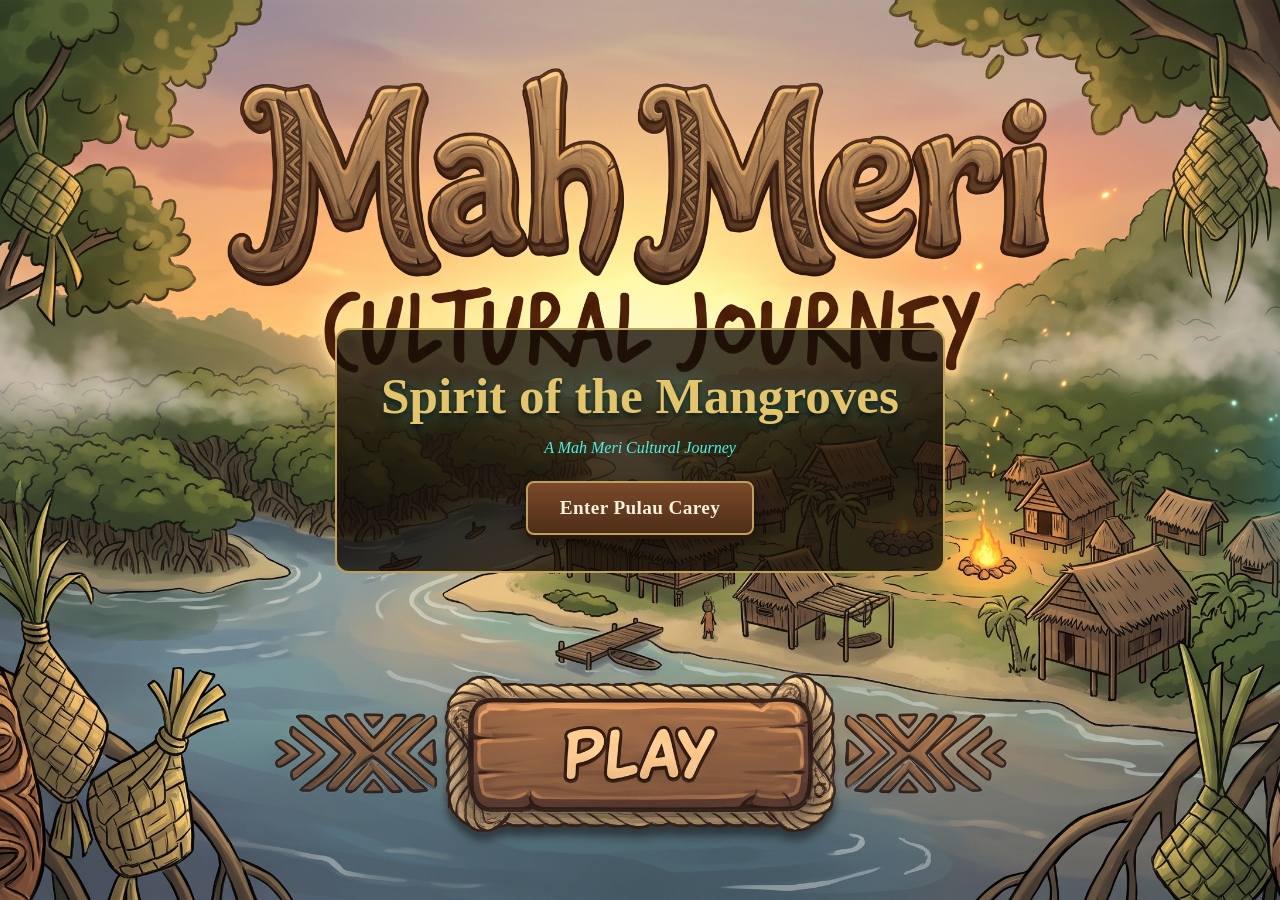
<file: index.html>
<!DOCTYPE html>
<html lang="en">
<head>
  <meta charset="UTF-8">
  <meta name="viewport" content="width=device-width, initial-scale=1.0, viewport-fit=cover">
  <meta name="description" content="Spirit of the Mangroves: a gamified journey through the heritage, crafts and folklore of the Mah Meri people of Pulau Carey, Malaysia.">
  <meta name="theme-color" content="#110e0a">
  <!-- Opened from the home screen, phones run it without browser bars (the only full screen option on iPhone) -->
  <meta name="mobile-web-app-capable" content="yes">
  <meta name="apple-mobile-web-app-capable" content="yes">
  <meta name="apple-mobile-web-app-status-bar-style" content="black-translucent">
  <meta name="apple-mobile-web-app-title" content="Mah Meri">
  <title>Spirit of the Mangroves - A Mah Meri Cultural Journey</title>
  <link rel="icon" href="data:image/svg+xml,%3Csvg xmlns='http://www.w3.org/2000/svg' viewBox='0 0 100 100'%3E%3Ctext y='.9em' font-size='90'%3E%F0%9F%8D%83%3C/text%3E%3C/svg%3E">
  <link rel="stylesheet" href="css/styles.css?v=16">
</head>
<body>

  <!-- ===================== HUD (hidden on the title screen) ===================== -->
  <header id="hud" class="hidden">
    <div id="quest-tracker">
      <span class="quest-label">Quest</span>
      <span id="quest-text">Speak with Moyang</span>
    </div>
    <nav id="hud-actions" aria-label="Game menu">
      <button id="btn-map" class="hud-btn hidden" title="Back to the island map"><span aria-hidden="true">🗺️</span><span class="hud-label">Map</span></button>
      <button id="btn-archive" class="hud-btn" title="Open the Spirit Archive museum"><span aria-hidden="true">🏺</span><span class="hud-label">Museum</span></button>
      <button id="btn-support" class="hud-btn" title="Support the Mah Meri artisans"><span aria-hidden="true">🤝</span><span class="hud-label">Support</span></button>
      <button id="btn-audio-toggle" class="hud-btn" title="Toggle sound"><span id="audio-icon" aria-hidden="true">🔊</span><span class="hud-label" id="audio-label">Sound</span></button>
      <button id="btn-fullscreen" class="hud-btn hidden" title="Full screen" aria-label="Full screen">
        <svg class="fs-icon" viewBox="0 0 24 24" aria-hidden="true">
          <path class="fs-enter" d="M4 9V4h5M15 4h5v5M20 15v5h-5M9 20H4v-5"/>
          <path class="fs-exit" d="M9 4v5H4M20 9h-5V4M15 20v-5h5M4 15h5v5"/>
        </svg><span class="hud-label">Full screen</span>
      </button>
      <button id="btn-reset" class="hud-btn hud-btn-small" title="Pause / Journey menu"><span aria-hidden="true">⏸</span></button>
    </nav>
  </header>

  <!-- ===================== 1. Title screen ===================== -->
  <section id="title-screen" class="view shown">
    <!-- 16:9 cover box so the invisible PLAY button always aligns with the video graphic -->
    <div class="title-cover">
      <video autoplay muted playsinline preload="auto" id="bg-video" poster="assets/images/mainpage_pic.jpg">
        <source id="bg-video-src" src="assets/images/mainpage_video.mp4" type="video/mp4">
      </video>
      <button id="btn-start-invisible" class="hidden" aria-label="Start game"></button>
    </div>

    <button id="btn-skip-intro" class="btn-ghost hidden">Skip intro ▸</button>

    <!-- Fallback when the video cannot play (autoplay blocked / file missing) -->
    <div id="title-fallback" class="hidden">
      <h1 class="title-logo">Spirit of the Mangroves</h1>
      <p class="title-sub">A Mah Meri Cultural Journey</p>
      <button id="btn-enter" class="btn-wood btn-big">Enter Pulau Carey</button>
    </div>
  </section>

  <!-- ===================== 1b. Cutscene screen ===================== -->
  <section id="cutscene-screen" class="view hidden">
    <video id="cutscene-video" muted playsinline preload="auto"></video>
    <canvas id="cutscene-canvas" aria-hidden="true"></canvas>
    <p id="cutscene-subtitle" aria-live="polite"></p>
    <button id="btn-skip-cutscene" class="btn-ghost">Skip ▸</button>
  </section>

  <!-- ===================== 2. Interactive map (Pulau Carey hub) ===================== -->
  <section id="map-screen" class="view hidden">
    <div class="map-cover">
      <img src="assets/images/map_plain.jpg" alt="Illustrated map of Pulau Carey" id="base-map-img">
      <div class="map-mist" aria-hidden="true"></div>

      <button id="pin-act1" class="map-pin" data-act="1" aria-label="Act I: Mangrove Swamp">
        <span class="pin-glow"></span>
        <span class="pin-marker">🍃</span>
        <span class="pin-badge"></span>
        <span class="pin-label">Mangrove Swamp</span>
      </button>
      <button id="pin-act2" class="map-pin" data-act="2" aria-label="Act II: Weaver's Hut">
        <span class="pin-glow"></span>
        <span class="pin-marker">🧺</span>
        <span class="pin-badge"></span>
        <span class="pin-label">Weaver's Hut</span>
      </button>
      <button id="pin-act3" class="map-pin" data-act="3" aria-label="Act III: Carver's Bench">
        <span class="pin-glow"></span>
        <span class="pin-marker">🎭</span>
        <span class="pin-badge"></span>
        <span class="pin-label">Carver's Bench</span>
      </button>
      <button id="pin-act4" class="map-pin" data-act="4" aria-label="Act IV: Ceremonial Fire">
        <span class="pin-glow"></span>
        <span class="pin-marker">🔥</span>
        <span class="pin-badge"></span>
        <span class="pin-label">Ceremonial Fire</span>
      </button>
    </div>
  </section>

  <!-- ===================== 3. Mini-game stage (games mount here) ===================== -->
  <section id="game-stage-screen" class="view hidden">
    <div class="game-container" id="game-container-inner"></div>
  </section>

  <!-- ===================== Moyang dialogue overlay ===================== -->
  <div id="dialogue-overlay" class="dialogue-box hidden" role="dialog" aria-live="polite">
    <div class="dialog-avatar">
      <img src="assets/images/Essential/moyang_stands_1.png" alt="Moyang Tok Naning" id="dialogue-avatar-img">
    </div>
    <div class="dialogue-body">
      <h3 id="dialogue-speaker">Moyang Tok Naning</h3>
      <div id="dialogue-textbox" class="dialogue-text"></div>
      <div class="dialogue-actions">
        <span id="dialogue-counter" class="dialogue-counter"></span>
        <button id="dialogue-skip" class="btn-ghost btn-small">Skip</button>
        <button id="dialogue-next" class="btn-arrow" aria-label="Next">
          <span>Next</span><img src="assets/images/Essential/ui_wood_button.png" alt="">
        </button>
      </div>
    </div>
  </div>

  <!-- ===================== Act result panel ===================== -->
  <div id="result-overlay" class="overlay hidden" role="dialog" aria-modal="true" aria-labelledby="result-title">
    <div class="result-card straw-panel">
      <div class="result-kicker" id="result-kicker">Act complete</div>
      <h2 id="result-title"></h2>
      <div id="result-images" class="result-images"></div>
      <p id="result-text"></p>
      <button id="result-btn" class="btn-wood">Continue</button>
    </div>
  </div>

  <!-- ===================== Spirit Archive (museum) ===================== -->
  <div id="archive-modal" class="modal hidden" role="dialog" aria-modal="true" aria-labelledby="archive-title">
    <div class="modal-content modal-wide">
      <button class="modal-close" data-close="archive-modal" aria-label="Close">✕</button>
      <h2 id="archive-title">The Spirit Archive</h2>
      <p class="modal-sub" id="archive-progress"></p>
      <div class="museum-tabs" role="tablist">
        <button id="tab-real" class="tab active" data-tab="history" role="tab">Real History</button>
        <button id="tab-myth" class="tab" data-tab="myth" role="tab">Ancestral Myths</button>
      </div>
      <div class="modal-scroll-inner">
        <div id="museum-grid" class="museum-grid"></div>
        <div id="museum-detail" class="museum-detail hidden"></div>
      </div>
    </div>
  </div>

  <!-- ===================== Support the Artisans portal ===================== -->
  <div id="portal-modal" class="modal hidden" role="dialog" aria-modal="true" aria-labelledby="portal-title">
    <div class="modal-content modal-wide">
      <button class="modal-close" data-close="portal-modal" aria-label="Close">✕</button>
      <!-- The whole panel scrolls (short phone screens could not fit the cards) -->
      <div class="modal-scroll">
        <div class="portal-hero">
          <h2 id="portal-title">Support the Mah Meri Artisans</h2>
          <p>The heritage you met in this journey is alive today on Pulau Carey. Turn what you learned into real support.</p>
        </div>
        <div id="portal-badge" class="portal-badge"></div>
        <div class="community-grid" id="portal-cards"></div>
        <p class="portal-note">Links open in a new tab.</p>
      </div>
    </div>
  </div>

  <!-- ===================== Pause / Journey menu ===================== -->
  <div id="pause-modal" class="modal hidden" role="dialog" aria-modal="true" aria-labelledby="pause-title">
    <div class="modal-content pause-menu-card">
      <button class="modal-close" data-close="pause-modal" aria-label="Close">✕</button>
      <h2 id="pause-title">Journey Paused</h2>
      <p class="modal-sub">Continue where you left off or start a new journey from the beginning.</p>
      <div id="title-menu" class="pause-actions">
        <button id="btn-continue" class="btn-wood btn-big">Continue Journey</button>
        <button id="btn-newgame" class="btn-ghost">Start a New Journey</button>
      </div>
    </div>
  </div>

  <!-- ===================== Rotate-your-phone notice (portrait touch screens; shown by CSS) ===================== -->
  <div id="rotate-overlay" role="dialog" aria-modal="true" aria-labelledby="rotate-title" aria-describedby="rotate-text">
    <div class="rotate-visual" aria-hidden="true">
      <svg class="rotate-arrows" viewBox="0 0 160 160">
        <path d="M97 16A66 66 0 0 1 144 63M135 55L144 63L148 52"/>
        <path d="M63 144A66 66 0 0 1 16 97M25 105L16 97L12 108"/>
      </svg>
      <div class="rotate-phone"><span class="rotate-phone-screen"></span></div>
    </div>
    <h2 id="rotate-title">Rotate your phone</h2>
    <p id="rotate-text">This journey is played sideways. Turn your phone to landscape to continue.</p>
    <button id="btn-rotate-fullscreen" class="btn-wood hidden">Play in full screen</button>
    <p id="rotate-tip" class="rotate-tip hidden">For full screen on iPhone, tap Share, then Add to Home Screen.</p>
  </div>

  <!-- Toast notifications -->
  <div id="toast" role="status" aria-live="polite"></div>

  <!-- Scripts (classic scripts, load order matters) -->
  <script src="js/assets.js?v=16"></script>
  <script src="js/content.js?v=16"></script>
  <script src="js/state.js?v=16"></script>
  <script src="js/audio.js?v=16"></script>
  <script src="js/ui.js?v=16"></script>
  <script src="js/display.js?v=16"></script>
  <script src="js/dialogue.js?v=16"></script>
  <script src="js/games/act1-gather.js?v=16"></script>
  <script src="js/games/act2-weave.js?v=16"></script>
  <script src="js/games/act3-carve.js?v=16"></script>
  <script src="js/games/act4-rhythm.js?v=16"></script>
  <script src="js/main.js?v=16"></script>
</body>
</html>
</file>
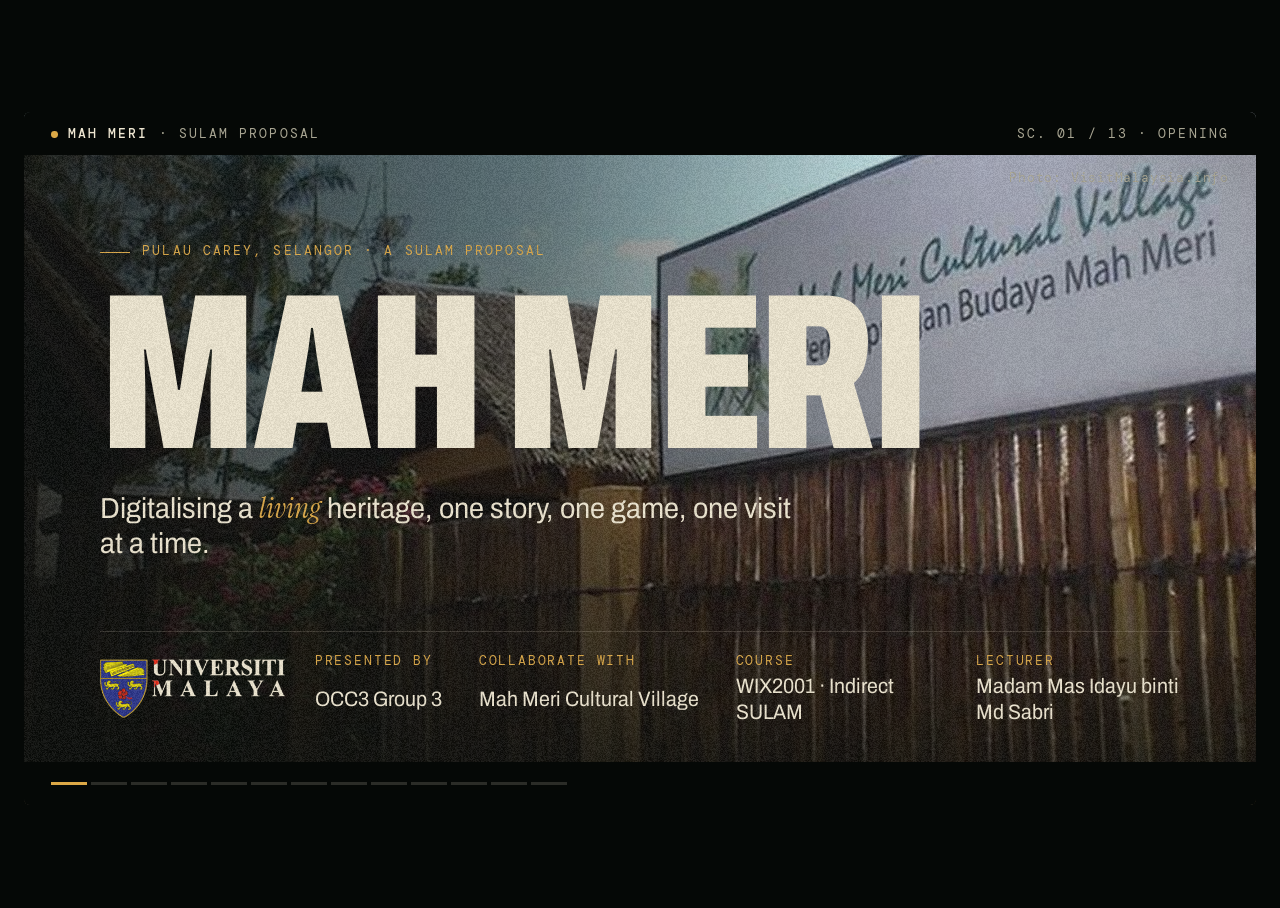
<file: slide/slide.html>
<!doctype html>
<html lang="en">
<meta charset="utf-8">
<meta name="viewport" content="width=device-width, initial-scale=1">
<title>Mah Meri Proposal Deck</title>
<meta name="claude:viewport-fit-sides" content="cover">
<link rel="stylesheet" href="https://fonts.googleapis.com/css2?family=Archivo:wdth,wght@62..125,300..900&family=Instrument+Serif:ital@0;1&family=DM+Mono:wght@400;500&display=swap">
<style>
/* Direction: a film about a village at dusk. Letterboxed frame with a HUD in the black bars,
   full-bleed photography with slow push-ins, condensed film-title type, a serif italic for the
   one word that matters, film grain over everything. One committed dark look.
   Below 900px wide the scenes stack and scroll. */
:root{
  --ink:#050806; --bg:#0B1310; --bg2:#101B17; --bone:#EFE7D2; --bone-dim:#A9A693; --gold:#DCA846; --moss:#6E9A79;
  --line:rgba(239,231,210,.16); --line2:rgba(239,231,210,.32); --glow:rgba(220,168,70,.22); --shade:rgba(5,8,6,.86); --shade-mid:rgba(5,8,6,.55); --shade-0:rgba(5,8,6,0);
  --title:"Archivo","Arial Narrow",Arial,sans-serif;
  --serif:"Instrument Serif",Georgia,"Times New Roman",serif;
  --mono:"DM Mono","Courier New",monospace;
  color-scheme:dark;
}
html,body{height:100%}
*,*::before,*::after{box-sizing:border-box}
body{
  background:var(--ink); color:var(--bone); font-family:var(--title); font-stretch:100%;
  padding-left:max(16px, env(safe-area-inset-left, 0px));
  padding-right:max(16px, env(safe-area-inset-right, 0px));
  display:flex; flex-direction:column;
}
h1,h2,h3,p,ul,ol,dl,dd,figure{margin:0}
ul,ol{padding:0; list-style:none}
em{font-family:var(--serif); font-style:italic; font-weight:400; font-stretch:100%; letter-spacing:0; text-transform:none; color:var(--gold)}

.viewport{flex:1; min-height:0; container-type:size; display:grid; place-items:center; padding-block:14px}
.stage{position:relative; width:min(100cqw, calc(100cqh * 16 / 9)); aspect-ratio:16/9; container-type:size; overflow:hidden;
  background:var(--ink); border-radius:6px; cursor:pointer; isolation:isolate}

/* ---------- type scale (stage-relative) ---------- */
.stage{--lb:3.5cqw; --px:6.2cqw; --t-mega:15cqw; --t-big:10.5cqw; --t-h:6cqw; --t-l:2.35cqw; --t-m:1.7cqw; --t-s:max(10px, 1.06cqw); --gap:2cqw; --r:.7cqw}
.mega{font-family:var(--title); font-stretch:64%; font-weight:850; font-size:var(--t-mega); line-height:.82; letter-spacing:-.012em; text-transform:uppercase}
.big{font-family:var(--title); font-stretch:64%; font-weight:850; font-size:var(--t-big); line-height:.86; letter-spacing:-.01em; text-transform:uppercase}
h2{font-family:var(--title); font-stretch:78%; font-weight:750; font-size:var(--t-h); line-height:.98; letter-spacing:-.018em; text-wrap:balance}
h2 em{font-size:1.1em; line-height:.8}
.kicker > span::before{content:""; display:inline-block; width:2.4cqw; height:1px; background:currentColor; vertical-align:middle; margin-right:1cqw}
.kicker{font-family:var(--mono); font-size:var(--t-s); letter-spacing:.16em; text-transform:uppercase; color:var(--gold)}
.lead{font-family:var(--title); font-stretch:92%; font-weight:400; font-size:var(--t-l); line-height:1.22; color:var(--bone)}
.body{font-family:var(--title); font-stretch:96%; font-weight:400; font-size:var(--t-m); line-height:1.4; color:var(--bone-dim)}
.mono{font-family:var(--mono); font-size:var(--t-s); letter-spacing:.06em; color:var(--bone-dim)}
.out{color:transparent; -webkit-text-stroke:.12cqw var(--bone)}

/* mask reveal: <span class="ln"><span>words</span></span> */
.ln{display:block; overflow:hidden; padding-bottom:.1em; margin-bottom:-.1em}
.ln > span{display:block}

/* ---------- frame chrome ---------- */
.lbar{position:absolute; left:0; right:0; height:var(--lb); z-index:6; background:var(--ink); display:flex; align-items:center; justify-content:space-between; gap:2cqw;
  padding:0 2.2cqw; font-family:var(--mono); font-size:var(--t-s); letter-spacing:.16em; text-transform:uppercase; color:var(--bone-dim)}
.lbar.top{top:0}
.lbar.bot{bottom:0}
.lbar b{font-weight:500; color:var(--bone)}
.lbar .rec{display:inline-block; width:.55cqw; height:.55cqw; border-radius:50%; background:var(--gold); margin-right:.8cqw; vertical-align:middle}
.segs{display:flex; gap:.35cqw; align-items:center}
.seg{width:2.9cqw; height:2cqw; padding:.86cqw 0; border:0; background:var(--line) content-box; cursor:pointer; border-radius:0}
.seg.done{background-color:var(--bone-dim)}
.seg.on{background-color:var(--gold)}
.seg:focus-visible{outline:2px solid var(--gold); outline-offset:3px}

.wipe{position:absolute; inset:0; z-index:5; pointer-events:none; transform:translateX(-120%);
  background:linear-gradient(90deg, var(--shade-0) 0%, var(--ink) 26%, var(--ink) 47%, var(--gold) 49.5%, var(--ink) 52%, var(--ink) 74%, var(--shade-0) 100%)}
.flare{position:absolute; width:64cqw; height:64cqw; right:-18cqw; top:-26cqw; border-radius:50%; pointer-events:none;
  background:radial-gradient(circle, rgba(220,168,70,.16) 0%, rgba(220,168,70,.05) 38%, rgba(220,168,70,0) 66%)}
.grain{position:absolute; inset:-60%; z-index:4; pointer-events:none; opacity:.085; background-image:var(--noise, none); background-size:220px 220px}
.vig{position:absolute; inset:0; z-index:3; pointer-events:none; background:radial-gradient(120% 95% at 50% 50%, var(--shade-0) 55%, var(--shade-mid) 100%)}

/* ---------- scenes ---------- */
.slide{position:absolute; inset:0; overflow:hidden; background:var(--bg); opacity:0; visibility:hidden; transition:opacity .9s ease, visibility 0s linear .9s}
.slide.is-active{opacity:1; visibility:visible; transition:opacity .9s ease}
.bg{position:absolute; inset:0; overflow:hidden}
.bg img{width:100%; height:100%; object-fit:cover; display:block; transform:scale(1.03)}
.shade{position:absolute; inset:0}
.content{position:absolute; inset:calc(var(--lb) + 3.4cqw) var(--px) calc(var(--lb) + 3cqw); display:grid; gap:var(--gap); min-height:0}
.credit{position:absolute; right:2.2cqw; bottom:calc(var(--lb) + 1.1cqw); z-index:2; font-family:var(--mono); font-size:var(--t-s); letter-spacing:.06em; color:var(--bone-dim)}

/* 01 opening */
.s-open .bg img{object-position:70% 45%; filter:saturate(.8) contrast(1.05)}
.s-open .shade{background:linear-gradient(90deg, var(--shade) 0%, var(--shade-mid) 42%, var(--shade-0) 78%), linear-gradient(0deg, var(--shade) 0%, var(--shade-0) 45%)}
.s-open .content{grid-template-rows:1fr auto auto auto 1fr auto; align-items:end}
.s-open .mega{grid-row:3; font-size:18cqw}
.s-open .credit, .s-fin .credit{bottom:auto; top:calc(var(--lb) + 1.1cqw)}
.s-open .kicker{grid-row:2}
.s-open .lead{grid-row:4; max-width:24em}
.s-open .billing{grid-row:6; display:flex; align-items:center; gap:2.4cqw; border-top:1px solid var(--line); padding-top:1.6cqw}
.logo{display:block; width:15cqw; height:auto; flex:none}
.chip{background:#FFFFFF; border-radius:.5cqw; padding:.5cqw .8cqw; width:12.5cqw; flex:none}
.chip img{display:block; width:100%; height:auto}
.roles{display:grid; grid-template-columns:repeat(4, auto); gap:3cqw}
.roles div{display:grid; gap:.3cqw}
.roles dt{font-family:var(--mono); font-size:var(--t-s); letter-spacing:.14em; text-transform:uppercase; color:var(--gold)}
.roles dd{font-family:var(--title); font-stretch:92%; font-size:var(--t-m); line-height:1.25; color:var(--bone)}

/* 02 community */
.s-who .bg{left:40%}
.s-who .bg img{object-position:50% 40%; filter:saturate(.85)}
.s-who .shade{background:linear-gradient(90deg, var(--bg) 40%, var(--shade-mid) 56%, var(--shade-0) 78%)}
.s-who .content{grid-template-columns:44cqw 1fr; align-content:center}
.s-who h2{font-size:5.2cqw}
.s-who .col{display:grid; gap:2.2cqw; align-content:center}
.trads{display:grid; grid-template-columns:1fr 1fr; gap:0 2cqw}
.trads li{border-top:1px solid var(--line); padding:1.1cqw 0 1.3cqw; display:grid; gap:.35cqw}
.trads b{font-family:var(--title); font-stretch:72%; font-weight:750; font-size:2.5cqw; line-height:1; letter-spacing:-.01em; text-transform:uppercase}

/* 03 problem */
.s-prob{background:var(--ink)}
.s-prob .content{grid-template-rows:auto 1fr auto}
.s-prob h2{font-size:8cqw; max-width:13em; align-self:center}
.s-prob .content{grid-template-rows:auto 1fr auto; gap:1.6cqw}
.phead{display:flex; justify-content:space-between; align-items:baseline; gap:3cqw}
.pline{font-family:var(--title); font-stretch:92%; font-size:var(--t-l); line-height:1.2; color:var(--bone); text-align:right}
.pline em{font-size:1.15em}
.woes{display:grid; align-content:center; border-bottom:1px solid var(--line)}
.woes li{position:relative; display:grid; grid-template-columns:6.4cqw 1fr auto; align-items:center; column-gap:1.6cqw; padding:.75cqw 0; border-top:1px solid var(--line); transition:color .4s}
.woes li::before{content:""; position:absolute; left:0; right:0; top:-1px; height:1px; background:var(--gold); transform-origin:left; opacity:0}
.woes .n{font-family:var(--mono); font-size:var(--t-s); color:var(--gold); letter-spacing:.12em}
.woes .w{font-family:var(--title); font-stretch:64%; font-weight:850; font-size:5.9cqw; line-height:.92; letter-spacing:-.005em; text-transform:uppercase}
.woes .w.out{-webkit-text-stroke:.11cqw var(--bone)}
.woes .tag{font-family:var(--mono); font-size:var(--t-s); letter-spacing:.16em; text-transform:uppercase; color:var(--bone-dim)}
.woes li:hover{color:var(--gold)}
.woes li:hover .w.out{-webkit-text-stroke-color:var(--gold)}
.reasons{display:grid; grid-template-columns:repeat(5,minmax(0,1fr)); border-top:1px solid var(--line2)}
.reasons{position:relative}
.reasons::before{content:""; position:absolute; left:0; right:0; top:-1px; height:1px; background:var(--gold); transform-origin:left; opacity:0}
.reasons li{position:relative; padding:1.5cqw 1.6cqw 0 0; display:grid; gap:.7cqw; align-content:start}
.reasons li + li{padding-left:1.6cqw; border-left:1px solid var(--line)}
.reasons .n{font-family:var(--title); font-stretch:64%; font-weight:850; font-size:2.6cqw; line-height:1; color:var(--gold)}
.reasons b{font-family:var(--title); font-stretch:70%; font-weight:780; font-size:2.5cqw; line-height:.98; text-transform:uppercase; letter-spacing:.005em}

/* 04 aim */
.s-aim .bg{left:42%}
.s-aim .bg img{object-position:50% 40%; filter:saturate(.7) brightness(.8)}
.s-aim .shade{background:linear-gradient(90deg, var(--bg) 42%, var(--shade-mid) 60%, var(--shade-0) 90%), linear-gradient(0deg, var(--shade-mid), var(--shade-0) 40%)}
.s-aim .content{grid-template-rows:auto 1fr auto auto; align-content:stretch; gap:1.2cqw}
.s-aim .quote{align-self:center; margin:0; display:grid; gap:1.4cqw}
.s-aim .big{margin:0; font-size:5cqw}
.s-aim .big b{font-weight:inherit; display:inline-block}
.s-aim .q2{color:transparent; -webkit-text-stroke:.1cqw var(--bone); background:linear-gradient(var(--gold),var(--gold)) 0 100% / 100% 100% no-repeat; -webkit-background-clip:text; background-clip:text}
.s-aim .q3::after{content:""; display:inline-block; width:7cqw; height:.35cqw; margin-left:1cqw; vertical-align:.35em; background:linear-gradient(90deg, var(--gold), transparent); border-radius:99em}
.s-aim .quote figcaption{font-family:var(--mono); font-size:var(--t-s); letter-spacing:.14em; text-transform:uppercase; color:var(--gold)}
.tg{display:grid; grid-template-columns:repeat(3, minmax(0,1fr)); gap:2.2cqw; max-width:60cqw; border-top:1px solid var(--line); padding-top:1.2cqw}
.tg div{display:grid; gap:.35cqw; align-content:start}
.tg dt{font-family:var(--mono); font-size:var(--t-s); letter-spacing:.14em; text-transform:uppercase; color:var(--gold)}
.tg dd{font-family:var(--title); font-stretch:92%; font-size:1.45cqw; line-height:1.3; color:var(--bone)}
.s-aim .lead{max-width:24em}

/* 05 solution */
.s-sol{background:radial-gradient(70% 90% at 72% 55%, var(--glow) 0%, var(--shade-0) 60%), var(--bg)}
.s-sol .content{grid-template-columns:41cqw 1fr; column-gap:3cqw; align-items:center}
.s-sol .col{display:grid; gap:2.2cqw}
.doors li{display:grid; grid-template-columns:1fr auto; align-items:center; gap:1.4cqw; border-top:1px solid var(--line); padding:1.15cqw 0}
.doors li:last-child{border-bottom:1px solid var(--line)}
.doors .body{display:block; font-size:1.45cqw; margin-top:.2cqw}
.cnt{display:grid; justify-items:end; gap:.2cqw; text-align:right}
.cnt .v{font-family:var(--title); font-stretch:64%; font-weight:850; font-size:4.4cqw; line-height:.85; color:var(--gold)}
.doors .n{font-family:var(--title); font-stretch:64%; font-weight:850; font-size:5.4cqw; line-height:.85; color:var(--gold)}
.doors b{display:block; font-family:var(--title); font-stretch:78%; font-weight:750; font-size:var(--t-l); line-height:1.05; text-transform:uppercase; letter-spacing:.01em}
.s-sol .content{perspective:160cqw}
.laptop{position:relative; transform-style:preserve-3d; transform:rotateY(var(--ry, 0deg)) rotateX(var(--rx, 0deg)); transition:transform .6s cubic-bezier(.2,.7,.2,1)}
.laptop img{display:block; width:100%; height:auto; transform:rotateY(-16deg) rotateX(5deg) rotateZ(.5deg); transform-origin:40% 50%; filter:drop-shadow(0 3cqw 4cqw rgba(0,0,0,.6))}

/* 07 journey: dealt stack of screens */
.s-journey .content{grid-template-columns:minmax(0,1fr) 45cqw; align-items:center; gap:3.5cqw}
.s-journey h2{font-size:5cqw}
.s-journey .col{display:grid; gap:1.6cqw}
.loop li{display:grid; grid-template-columns:6.5cqw minmax(0,1fr); column-gap:1.2cqw; row-gap:.2cqw; border-top:1px solid var(--line); padding:.85cqw 0}
.loop li:last-child{border-bottom:1px solid var(--line)}
.loop .mono{grid-row:span 2; color:var(--gold); letter-spacing:.14em; text-transform:uppercase; padding-top:.45cqw}
.loop b{font-family:var(--title); font-stretch:78%; font-weight:750; font-size:var(--t-l); line-height:1.05; text-transform:uppercase}
.loop .body{font-size:1.35cqw; line-height:1.35}
.stack{position:relative; width:45cqw; aspect-ratio:45/33.5}
.stack figure{position:absolute; margin:0; width:34cqw; aspect-ratio:16/9; border-radius:.5cqw; overflow:hidden; border:1px solid var(--line2); box-shadow:0 2.2cqw 4cqw rgba(0,0,0,.6); transition:transform .5s cubic-bezier(.2,.7,.2,1)}
.stack img{display:block; width:100%; height:100%; object-fit:cover}
.stack .a{left:0; top:0} .stack .b{left:5.5cqw; top:7cqw} .stack .c{left:11cqw; top:14cqw}
.stack figure:hover{transform:translateY(-1cqw); z-index:3}
.stack figcaption{position:absolute; left:.9cqw; bottom:.9cqw; padding:.35cqw .8cqw; border-radius:99px; background:rgba(10,12,11,.82); font-family:var(--mono); font-size:var(--t-s); letter-spacing:.14em; text-transform:uppercase; color:var(--gold)}

/* 06 games: film strip */
.s-play .content{grid-template-rows:auto 1fr}
.s-play .head{display:flex; justify-content:space-between; align-items:flex-end; gap:3cqw}
.s-play .head .body{max-width:22em; text-align:right}
.strip{align-self:center; background:var(--ink); margin:0 calc(var(--px) * -1); padding:2.3cqw var(--px); position:relative}
.strip::before,.strip::after{content:""; position:absolute; left:0; right:0; height:1.1cqw;
  background:repeating-linear-gradient(90deg, transparent 0 .9cqw, rgba(239,231,210,.13) .9cqw 2.3cqw, transparent 2.3cqw 3.2cqw)}
.strip::before{top:.75cqw}
.strip::after{bottom:.75cqw}
.frames{display:grid; grid-template-columns:repeat(4,minmax(0,1fr)); gap:1.6cqw}
.frame{display:grid; gap:.8cqw; align-content:start}
.frame .cap{font-size:1.3cqw; line-height:1.35}
.frame .pic{position:relative; aspect-ratio:16/9; overflow:hidden; border-radius:.25cqw; background:var(--bg2)}
.frame .pic img,.frame .pic svg{position:absolute; inset:0; width:100%; height:100%; object-fit:cover; display:block}
.frame .tc{display:flex; justify-content:space-between; font-family:var(--mono); font-size:var(--t-s); letter-spacing:.1em; color:var(--gold)}
.frame .pic img{transition:transform .8s cubic-bezier(.2,.7,.2,1)}
.frame:hover .pic img{transform:scale(1.06)}
.frame b{font-family:var(--title); font-stretch:78%; font-weight:750; font-size:var(--t-l); line-height:1.05; text-transform:uppercase}

/* 07 reach */
.s-reach .content{grid-template-columns:32cqw 1fr; column-gap:5cqw; align-items:center}
.s-reach .col{display:grid; gap:2.2cqw}
.chans li{border-top:1px solid var(--line); padding:1cqw 0; font-family:var(--title); font-stretch:86%; font-weight:600; font-size:var(--t-m); display:flex; justify-content:space-between; gap:1cqw}
.chans li:last-child{border-bottom:1px solid var(--line)}
.funnel{display:grid; gap:2.3cqw}
.funnel li{display:grid; grid-template-columns:1fr; gap:.7cqw}
.funnel .row{display:flex; align-items:baseline; gap:1.6cqw}
.funnel .row .body{color:var(--bone)}
.funnel .v{font-family:var(--title); font-stretch:64%; font-weight:850; font-size:6.2cqw; line-height:.85; color:var(--bone)}
.funnel .bar{height:1.1cqw; background:var(--line); position:relative}
.funnel .bar i{position:absolute; left:0; top:0; bottom:0; width:var(--v); background:var(--gold)}
.funnel li:nth-child(2) .bar i{background:var(--moss)}
.funnel li:nth-child(3) .bar i{background:var(--bone-dim)}

/* 08 timeline: edit suite, 27 Oct 2026 = 0%, 15 Jan 2027 = 100% */
.s-time .content{grid-template-rows:auto 1fr}
.s-time .head{display:flex; justify-content:space-between; align-items:flex-end; gap:3cqw}
.s-time .head > div:first-child{flex:1; min-width:0}
.money{display:flex; gap:2.6cqw}
.money div{display:grid; gap:.3cqw; border-left:1px solid var(--line2); padding-left:1.2cqw}
.money b{font-family:var(--title); font-stretch:64%; font-weight:850; font-size:4.6cqw; line-height:.85; color:var(--gold)}
.edit{position:relative; align-self:center; display:grid; grid-template-columns:19cqw 1fr; background:var(--ink); border:1px solid var(--line); border-radius:var(--r); overflow:hidden}
.edit .lab{display:flex; align-items:center; gap:1cqw; padding:0 1.2cqw; height:4.6cqw; border-top:1px solid var(--line); font-family:var(--title); font-stretch:86%; font-weight:600; font-size:var(--t-m); background:var(--bg2)}
.edit .lab .v{font-family:var(--mono); font-size:var(--t-s); color:var(--bone-dim); letter-spacing:.06em}
.edit .lab.ruler{height:3cqw; border-top:0}
.lane{position:relative; height:4.6cqw; border-top:1px solid var(--line);
  background:
    linear-gradient(var(--line),var(--line)) 14.29% 0 / 1px 100% no-repeat,
    linear-gradient(var(--line),var(--line)) 47.25% 0 / 1px 100% no-repeat,
    linear-gradient(var(--line),var(--line)) 81.32% 0 / 1px 100% no-repeat}
.lane.ruler{height:3cqw; border-top:0; background:
    repeating-linear-gradient(90deg, var(--line2) 0 1px, transparent 1px 7.6923%) 0 100% / 100% .6cqw no-repeat}
.s-time .edit .lab, .s-time .lane:not(.ruler){height:4cqw}
.s-time .clip{top:.7cqw; bottom:.7cqw}
.s-time .lab .nm{display:grid; gap:.3cqw; line-height:1}
.s-time .lab small{font-family:var(--mono); font-size:var(--t-s); font-weight:400; font-stretch:100%; color:var(--bone-dim); letter-spacing:.04em}
.lane.ruler span{position:absolute; top:.55cqw; font-family:var(--mono); font-size:var(--t-s); color:var(--bone-dim); padding-left:.5cqw; letter-spacing:.08em}
.clip{position:absolute; top:.85cqw; bottom:.85cqw; left:var(--s); width:var(--d); border-radius:.3cqw; background:var(--moss); display:flex; align-items:center; padding:0 .7cqw; overflow:hidden}
.clip.gold{background:var(--gold)}
.clip span{font-family:var(--mono); font-size:var(--t-s); color:var(--ink); white-space:nowrap; letter-spacing:.04em}
.tag-out{position:absolute; top:50%; transform:translateY(-50%); font-family:var(--mono); font-size:var(--t-s); color:var(--bone-dim); white-space:nowrap; right:calc(100% - var(--s) + .8cqw)}
.tag-in{position:absolute; top:50%; transform:translateY(-50%); left:calc(var(--e) + .8cqw); font-family:var(--mono); font-size:var(--t-s); color:var(--bone-dim); white-space:nowrap}
.playwrap{position:absolute; left:19cqw; right:0; top:0; bottom:0; pointer-events:none}
.playhead{position:absolute; top:0; bottom:0; left:61.54%; width:2px; background:var(--gold); box-shadow:0 0 1.4cqw var(--gold); z-index:2}
.playhead::before{content:""; position:absolute; top:0; left:-.6cqw; width:1.3cqw; height:1.1cqw; background:var(--gold); clip-path:polygon(0 0,100% 0,50% 100%)}
.playhead span{position:absolute; top:.15cqw; left:1.1cqw; font-family:var(--mono); font-size:var(--t-s); color:var(--gold); white-space:nowrap; letter-spacing:.08em; background:var(--ink); padding:0 .4cqw}

/* 09 impact: split screen */
.s-impact{background:var(--ink)}
.s-impact .content{grid-template-rows:auto 1fr auto; gap:2.4cqw}
.split{display:grid; grid-template-columns:1fr auto 1fr; align-items:stretch; border-top:1px solid var(--line); border-bottom:1px solid var(--line)}
.half{padding:2.2cqw 0; display:grid; align-content:center; gap:.8cqw}
.half.before{opacity:.55}
.half.after{text-align:right}
.half .big{font-size:8.4cqw; white-space:nowrap}
.seam{display:grid; place-items:center; padding:0 3cqw; position:relative}
.seam::before{content:""; position:absolute; top:0; bottom:0; left:50%; width:1px; background:var(--line2)}
.seam span{position:relative; font-family:var(--mono); font-size:var(--t-s); letter-spacing:.12em; text-transform:uppercase; color:var(--ink); background:var(--gold); border-radius:99em; padding:.6cqw 1.4cqw; white-space:nowrap}
.figs{display:grid; grid-template-columns:repeat(5,minmax(0,1fr)); gap:2.2cqw}
.figs li{display:grid; gap:.6cqw}
.figs .v{font-family:var(--title); font-stretch:64%; font-weight:850; font-size:5.6cqw; white-space:nowrap; line-height:.85; color:var(--gold)}

/* 10 fin */
.s-fin .bg img{object-position:50% 55%; filter:saturate(.8) brightness(.9)}
.s-fin .shade{background:linear-gradient(90deg, var(--shade) 0%, var(--shade-mid) 48%, var(--shade-0) 85%), linear-gradient(0deg, var(--shade) 0%, var(--shade-0) 50%)}
.s-fin .content{grid-template-rows:1fr auto auto auto; align-content:end}
.s-fin .mega em{font-size:1.05em; line-height:.7; color:var(--gold)}
.s-fin .lead{max-width:24em}
.s-crew .content{grid-template-rows:auto 1fr; gap:2.4cqw}
.crewhead{display:flex; justify-content:space-between; align-items:flex-end; gap:3cqw}
.crew{display:grid; grid-template-columns:repeat(3, minmax(0,1fr)); column-gap:2.4cqw; align-content:center}
.crew li{display:grid; gap:.45cqw; border-top:1px solid var(--line); padding:1.25cqw 0 1.45cqw}
.crew .role{font-family:var(--mono); font-size:var(--t-s); letter-spacing:.12em; text-transform:uppercase; color:var(--gold)}
.crew b{font-family:var(--title); font-stretch:70%; font-weight:780; font-size:2.6cqw; line-height:1; text-transform:uppercase; letter-spacing:.01em}
.crew .id{font-family:var(--mono); font-size:var(--t-s); color:var(--bone-dim); letter-spacing:.08em}
.crew .lead-role b{color:var(--gold)}
.s-qa{background:var(--ink)}
.s-qa .lead{margin-top:1.6cqw}
.qmark{position:absolute; right:30cqw; bottom:-9cqw; font-family:var(--serif); font-style:italic; font-size:62cqw; line-height:1; color:transparent; -webkit-text-stroke:.12cqw var(--line2); pointer-events:none}
.s-qa .content{grid-template-columns:1fr 34cqw; column-gap:4cqw; align-items:center}
.s-qa .big em{font-size:1.02em; line-height:.8}
.contact{display:grid; background:var(--shade-mid); border:1px solid var(--line); border-radius:var(--r); padding:.6cqw 1.8cqw}
.contact div{display:grid; gap:.25cqw; padding:1cqw 0; border-top:1px solid var(--line)}
.contact div:first-child{border-top:0}
.contact dt{font-family:var(--mono); font-size:var(--t-s); letter-spacing:.14em; text-transform:uppercase; color:var(--gold)}
.contact dd{font-family:var(--title); font-stretch:92%; font-size:var(--t-m); line-height:1.25; color:var(--bone); overflow-wrap:anywhere; user-select:text}
.endcard{display:flex; justify-content:space-between; align-items:flex-end; gap:3cqw; border-top:1px solid var(--line); padding-top:1.4cqw}

/* ---------- motion (stage mode only) ---------- */
@media (prefers-reduced-motion: no-preference) and (min-width: 900px) and (min-height: 520px){
  .grain{animation:grain .9s steps(5) infinite}
  @keyframes grain{0%{transform:translate(0,0)} 20%{transform:translate(-4%,3%)} 40%{transform:translate(3%,-5%)} 60%{transform:translate(-2%,6%)} 80%{transform:translate(5%,1%)} 100%{transform:translate(0,0)}}
  .is-active .bg img{animation:push 14s cubic-bezier(.2,.6,.2,1) both}
  @keyframes push{from{transform:scale(1.16) translate(-1.5%, 1%)}}
  .is-active .ln > span{animation:up 1.1s cubic-bezier(.16,1,.3,1) both; animation-delay:calc(var(--i, 0) * 110ms + 300ms)}
  @keyframes up{from{transform:translateY(112%)}}
  .is-active .fx{animation:fx 1s cubic-bezier(.16,1,.3,1) both; animation-delay:calc(var(--i, 0) * 110ms + 300ms)}
  @keyframes fx{from{opacity:0; transform:translateY(1.4cqw)}}
  .s-aim.is-active .q1{animation:closer 1.6s cubic-bezier(.16,1,.3,1) both .45s}
  @keyframes closer{from{letter-spacing:.22em; opacity:.35; filter:blur(.25cqw)}}
  .s-aim.is-active .q2{animation:deeper 1.8s cubic-bezier(.65,0,.35,1) both 1.3s}
  @keyframes deeper{from{background-size:100% 0%}}
  .s-aim.is-active .q3::after{animation:further 1.4s cubic-bezier(.16,1,.3,1) both 1.9s}
  @keyframes further{from{width:0; opacity:0}}
  .is-active .laptop img{animation:tilt 1.6s cubic-bezier(.16,1,.3,1) both .25s}
  @keyframes tilt{from{opacity:0; transform:rotateY(-34deg) rotateX(10deg) translateX(6%)}}
  .is-active .funnel .bar i{animation:grow 1.3s cubic-bezier(.16,1,.3,1) both; animation-delay:calc(var(--i, 0) * 140ms + 500ms)}
  @keyframes grow{from{width:0}}
  .is-active .clip{animation:clip .9s cubic-bezier(.16,1,.3,1) both; animation-delay:calc(var(--i, 0) * 110ms + 450ms)}
  @keyframes clip{from{opacity:0; transform:translateX(-2cqw)}}
  .is-active .playhead{animation:scrub 1.8s cubic-bezier(.65,0,.35,1) both .5s}
  @keyframes scrub{from{left:0; opacity:0}}
  .is-active .seam span{animation:fx .9s cubic-bezier(.16,1,.3,1) both .7s}
  .wipe.go{animation:wipe 1s cubic-bezier(.7,0,.25,1) both}
  .wipe.go.back{animation-name:wipeback}
  @keyframes wipe{from{transform:translateX(-120%)} to{transform:translateX(120%)}}
  @keyframes wipeback{from{transform:translateX(120%)} to{transform:translateX(-120%)}}
  .flare{animation:drift 18s ease-in-out infinite alternate}
  @keyframes drift{0%{transform:translate(0,0) scale(1)} 50%{transform:translate(-10cqw,8cqw) scale(1.12)} 100%{transform:translate(-22cqw,2cqw) scale(.94)}}
  .is-active .rec{animation:rec 2s steps(2, jump-none) infinite}
  @keyframes rec{50%{opacity:.25}}
  .is-active .reasons::before{animation:sweep 1.4s cubic-bezier(.65,0,.35,1) both .6s}
  .is-active .woes li::before{animation:sweep 1.4s cubic-bezier(.65,0,.35,1) both; animation-delay:calc(var(--i, 0) * 110ms + 350ms)}
  @keyframes sweep{0%{transform:scaleX(0); opacity:1} 70%{transform:scaleX(1); opacity:1} 100%{transform:scaleX(1); opacity:0}}
  .is-active .woes .n, .is-active .woes .tag{animation:fx .9s cubic-bezier(.16,1,.3,1) both; animation-delay:calc(var(--i, 0) * 110ms + 500ms)}
  .is-active .stack figure{animation:deal 1.2s cubic-bezier(.16,1,.3,1) both; animation-delay:calc(var(--j, 0) * 170ms + 450ms)}
  @keyframes deal{from{opacity:0; transform:translate(-5cqw, 4cqw) rotate(-4deg)}}
  .is-active .crew li{animation:fx .9s cubic-bezier(.16,1,.3,1) both; animation-delay:calc(var(--j, 0) * 70ms + 450ms)}
  .is-active .qmark{animation:qm 2.4s cubic-bezier(.16,1,.3,1) both .2s}
  @keyframes qm{from{opacity:0; transform:translateY(6cqw) rotate(-8deg)}}
  .is-active .reasons li, .is-active .trads li, .is-active .doors li, .is-active .chans li{animation:fx .9s cubic-bezier(.16,1,.3,1) both; animation-delay:calc(var(--j, 0) * 90ms + 650ms)}
}

/* ---------- stacked mode: small windows and phones ---------- */
@media screen and (max-width: 899px), screen and (max-height: 519px){
  html,body{height:auto}
  body{display:block}
  .viewport{container-type:normal; display:block; padding-block:16px}
  .stage{width:100%; aspect-ratio:auto; container-type:normal; display:grid; gap:14px; overflow:visible; background:none; border-radius:0; cursor:auto;
    --lb:0px; --px:22px; --t-mega:3.6rem; --t-big:3.1rem; --t-h:2rem; --t-l:1.2rem; --t-m:1rem; --t-s:.74rem; --gap:16px; --r:8px}
  .lbar,.grain,.vig,.wipe,.flare{display:none}
  .slide{position:relative; inset:auto; opacity:1; visibility:visible; border-radius:12px; min-height:0}
  .content{position:relative; inset:auto; padding:30px var(--px) 30px; z-index:1}
  .credit{right:12px; bottom:10px}
  .roles{grid-template-columns:1fr 1fr; gap:12px 18px}
  .s-open .billing{flex-direction:column; align-items:flex-start; gap:16px}
  .chip{width:140px; padding:6px 10px}
  .logo{width:180px}
  .s-open, .s-fin{min-height:560px}
  .s-open .content, .s-fin .content{min-height:560px}
  .s-who .bg, .s-aim .bg{left:0}
  .s-who .shade, .s-aim .shade{background:linear-gradient(0deg, var(--bg) 30%, var(--shade-mid) 70%, var(--shade-0) 100%)}
  .s-who .content, .s-aim .content{padding-top:220px}
  .s-who .content, .s-sol .content, .s-reach .content{grid-template-columns:1fr}
  .trads b{font-size:1.5rem}
  .s-who h2{font-size:2rem}
  .s-open .mega{font-size:3.8rem}
  .kicker > span::before{width:18px; margin-right:8px}
  .tag-in{display:none}
  .s-prob h2{font-size:2.2rem}
  .reasons b{font-size:1.25rem}
  .reasons .n{font-size:1.2rem}
  .reasons li + li{padding-left:0; border-left:0}
  .phead{flex-direction:column; gap:10px}
  .pline{text-align:left}
  .woes li{grid-template-columns:2.4rem 1fr; padding:10px 0}
  .woes .w{font-size:1.9rem}
  .woes .tag{grid-column:2}
  .reasons{grid-template-columns:1fr}
  .reasons li{grid-template-columns:2.4rem 1fr; padding:10px 0; border-bottom:1px solid var(--line)}
  .doors li{grid-template-columns:1fr auto}
  .cnt .v{font-size:2.2rem}
  .doors .body{font-size:.95rem}
  .doors .n{font-size:2.6rem}
  .laptop img{transform:none}
  .s-play .head, .s-time .head{flex-direction:column; align-items:flex-start}
  .s-play .head .body{text-align:left}
  .strip{margin:0 calc(var(--px) * -1); padding:22px var(--px)}
  .strip::before,.strip::after{height:8px; top:6px; background:repeating-linear-gradient(90deg, transparent 0 7px, var(--bg2) 7px 18px, transparent 18px 25px)}
  .strip::after{top:auto; bottom:6px}
  .frames{grid-template-columns:1fr}
  .funnel .v, .money b, .figs .v{font-size:2.6rem}
  .edit{grid-template-columns:1fr}
  .edit .lab{height:auto; padding:10px 12px 4px; border-top:1px solid var(--line)}
  .edit .lab.ruler, .lane.ruler, .tag-out, .playhead span{display:none}
  .lane{height:30px; border-top:0}
  .clip{top:6px; bottom:6px}
  .clip span{display:none}
  .playwrap{display:none}
  .split{grid-template-columns:1fr}
  .half.after{text-align:left}
  .half .big{font-size:2.8rem}
  .seam{padding:10px 0; justify-items:start}
  .seam::before{display:none}
  .figs{grid-template-columns:1fr; gap:14px}
  .endcard{flex-direction:column; align-items:flex-start}
  .s-journey .content{grid-template-columns:1fr}
  .loop li{grid-template-columns:5.5rem minmax(0,1fr); padding:12px 0}
  .loop .body, .frame .cap{font-size:.95rem}
  .stack{width:100%}
  .stack figure{width:76%}
  .stack .b{left:12%; top:20%} .stack .c{left:24%; top:40%}
  .tg{grid-template-columns:1fr; max-width:none; gap:12px}
  .tg dd{font-size:.95rem}
  .crewhead{flex-direction:column; align-items:flex-start; gap:10px}
  .crewhead .mono{text-align:left !important}
  .crew{grid-template-columns:1fr 1fr; column-gap:16px}
  .crew b{font-size:1.1rem}
  .s-qa .content{grid-template-columns:1fr; row-gap:20px}
  .qmark{font-size:16rem; bottom:-4rem}
  .contact{padding:4px 16px}
  .contact div{padding:10px 0}
}
/* ---------- print / save as PDF: one 16:9 slide per page ---------- */
@page{size:1280px 720px; margin:0}
@media print{
  html,body{height:auto; padding:0; margin:0; display:block; background:var(--bg); -webkit-print-color-adjust:exact; print-color-adjust:exact}
  *,*::before,*::after{animation:none !important; transition:none !important}
  .viewport{display:block; padding:0; container-type:normal}
  .stage{width:1280px; height:auto; aspect-ratio:auto; overflow:visible; border-radius:0; container-type:inline-size; cursor:auto}
  .slide{position:relative; inset:auto; width:1280px; height:720px; container-type:size; opacity:1; visibility:visible; break-after:page; page-break-after:always; break-inside:avoid}
  .slide:last-of-type{break-after:auto; page-break-after:auto}
  .lbar,.wipe,.grain{display:none !important}
}
</style>

<div class="viewport">
<main class="stage" id="stage" aria-roledescription="slide deck">

<!-- 01 opening -->
<section class="slide s-open is-active" id="s1" data-name="Opening" aria-label="Opening">
  <div class="bg"><img src="img/village-entrance.jpg" alt="Entrance sign and thatched buildings of the Mah Meri Cultural Village"></div>
  <div class="shade"></div>
  <div class="content">
    <p class="kicker ln" style="--i:0"><span>Pulau Carey, Selangor · A SULAM proposal</span></p>
    <h1 class="mega"><span class="ln" style="--i:1"><span>Mah Meri</span></span></h1>
    <p class="lead ln" style="--i:2"><span>Digitalising a <em>living</em> heritage, one story, one game, one visit at a time.</span></p>
    <div class="billing fx" style="--i:4">
      <img class="logo" src="img/um-logo-light.png" alt="Universiti Malaya">
      <dl class="roles">
        <div><dt>Presented by</dt><dd>OCC3 Group 3</dd></div>
        <div><dt>Collaborate with</dt><dd>Mah Meri Cultural Village</dd></div>
        <div><dt>Course</dt><dd>WIX2001 · Indirect SULAM</dd></div>
        <div><dt>Lecturer</dt><dd>Madam Mas Idayu binti Md Sabri</dd></div>
      </dl>
    </div>
  </div>
  <p class="credit">Photo: VisitMalaysia.info</p>
</section>

<!-- 02 community -->
<section class="slide s-who" id="s2" data-name="The community" aria-label="The community">
  <div class="bg"><img src="img/mah-meri-performers.jpg" alt="Mah Meri performers in woven leaf costumes holding carved masks"></div>
  <div class="shade"></div>
  <div class="content">
    <div class="col">
      <p class="kicker ln" style="--i:0"><span>01 · The community</span></p>
      <h2><span class="ln" style="--i:1"><span>A living culture</span></span><span class="ln" style="--i:2"><span>on <em>Pulau Carey</em></span></span></h2>
      <p class="body fx" style="--i:3">An Orang Asli community in Selangor, keeping four traditions alive.</p>
      <ul class="trads fx" style="--i:4">
        <li style="--j:0"><span class="mono">Woodcarving</span><b>Moyang</b></li>
        <li style="--j:1"><span class="mono">Leaf weaving</span><b>Anyaman</b></li>
        <li style="--j:2"><span class="mono">Dance</span><b>Main Jo’oh</b></li>
        <li style="--j:3"><span class="mono">Ancestors’ day</span><b>Hari Moyang</b></li>
      </ul>
    </div>
  </div>
  <p class="credit">Photo: Time Out Kuala Lumpur</p>
</section>

<!-- 03 problem -->
<section class="slide s-prob" id="s3" data-name="The problem" aria-label="The problem">
  <div class="flare" aria-hidden="true"></div>
  <div class="content">
    <p class="kicker ln" style="--i:0"><span>02 · The problem</span></p>
    <h2><span class="ln" style="--i:1"><span>Few young Malaysians</span></span><span class="ln" style="--i:2"><span>know this heritage</span></span><span class="ln" style="--i:3"><span><em>exists.</em></span></span></h2>
    <ol class="reasons">
      <li style="--j:0"><span class="n">01</span><b>Rarely seen online</b></li>
      <li style="--j:1"><span class="n">02</span><b>Told as dry text</b></li>
      <li style="--j:2"><span class="n">03</span><b>Stories not understood</b></li>
      <li style="--j:3"><span class="n">04</span><b>Visits hard to plan</b></li>
      <li style="--j:4"><span class="n">05</span><b>Soon forgotten</b></li>
    </ol>
  </div>
</section>

<!-- 04 aim -->
<section class="slide s-aim" id="s4" data-name="The aim" aria-label="The aim">
  <div class="bg"><img src="img/moyang-masks.jpg" alt="Carved Mah Meri mask and two wooden figures on display"></div>
  <div class="shade"></div>
  <div class="content">
    <p class="kicker ln" style="--i:0"><span>03 · The aim</span></p>
    <figure class="quote">
      <blockquote class="big"><span class="ln" style="--i:1"><span><b class="q1">See closer.</b></span></span><span class="ln" style="--i:2"><span><b class="q2">Look deeper.</b></span></span><span class="ln" style="--i:3"><span><b class="q3">Reach further.</b></span></span></blockquote>
      <figcaption class="fx" style="--i:4">— Mr. Rashid Esa, Mah Meri Cultural Village</figcaption>
    </figure>
    <p class="lead fx" style="--i:5">More young Malaysians who know, value and visit Mah Meri heritage.</p>
    <dl class="tg fx" style="--i:6">
      <div><dt>Primary users</dt><dd>Young adults aged 16 to 30, especially Klang Valley students</dd></div>
      <div><dt>Secondary users</dt><dd>Heritage and tourism organisations, including MMCV</dd></div>
      <div><dt>Approach</dt><dd>Indirect SULAM, reached online through the portal and campaign</dd></div>
    </dl>
  </div>
  <p class="credit">Photo: Tourism Malaysia</p>
</section>

<!-- 05 solution -->
<section class="slide s-sol" id="s5" data-name="The solution" aria-label="The solution">
  <div class="flare" aria-hidden="true"></div>
  <div class="content">
    <div class="col">
      <p class="kicker ln" style="--i:0"><span>04 · The solution</span></p>
      <h2><span class="ln" style="--i:1"><span>One journey.</span></span><span class="ln" style="--i:2"><span><em>Three</em> doors.</span></span></h2>
      <ul class="doors fx" style="--i:3">
        <li style="--j:0"><span><b>Play</b><span class="body">Gather, weave, carve and dance</span></span><span class="cnt"><span class="v" data-count="4">4</span><span class="mono">acts</span></span></li>
        <li style="--j:1"><span><b>Learn</b><span class="body">Spirit Archive of history and myth</span></span><span class="cnt"><span class="v" data-count="8">8</span><span class="mono">treasures</span></span></li>
        <li style="--j:2"><span><b>Support</b><span class="body">Crafts, village tours and donations</span></span><span class="cnt"><span class="v" data-count="3">3</span><span class="mono">ways</span></span></li>
      </ul>
    </div>
    <figure class="laptop"><img src="img/laptop-game.png" alt="Title screen of Spirit of the Mangroves on a laptop"></figure>
  </div>
</section>

<!-- 06 games -->
<section class="slide s-play" id="s6" data-name="The game" aria-label="The game">
  <div class="flare" aria-hidden="true"></div>
  <div class="content">
    <div class="head">
      <div style="display:grid; gap:1.2cqw">
        <p class="kicker ln" style="--i:0"><span>05 · Spirit of the Mangroves</span></p>
        <h2><span class="ln" style="--i:1"><span>Four acts, <em>one island</em></span></span></h2>
      </div>
      <p class="body fx" style="--i:2">Players cross an illustrated map of Pulau Carey. Each act teaches one tradition by doing it.</p>
    </div>
    <div class="strip fx" style="--i:3">
      <ol class="frames">
        <li class="frame">
          <div class="pic"><img src="img/g-act1-gather.jpg" alt="Act I: collecting pandanus leaves and Nyireh Batu wood in the mangrove swamp"></div>
          <div class="tc"><span>Act I</span><span>Mangrove Swamp</span></div>
          <b>Gather</b>
          <span class="body cap">Find pandanus leaves and Nyireh Batu wood</span>
        </li>
        <li class="frame">
          <div class="pic"><img src="img/g-act2-weave.jpg" alt="Act II: weaving natural and red-dyed strips on a loom"></div>
          <div class="tc"><span>Act II</span><span>Weaver’s Hut</span></div>
          <b>Weave</b>
          <span class="body cap">Follow the kelarai pattern to weave a tempok</span>
        </li>
        <li class="frame">
          <div class="pic"><img src="img/g-act3-carve.jpg" alt="Act III: chiselling a wood block to reveal Moyang Harimau Berantai"></div>
          <div class="tc"><span>Act III</span><span>Carver’s Bench</span></div>
          <b>Carve</b>
          <span class="body cap">Match carvings, then free the Chained Tiger</span>
        </li>
        <li class="frame">
          <div class="pic"><img src="img/g-act4-dance.jpg" alt="Act IV: rhythm game around the ceremonial fire"></div>
          <div class="tc"><span>Act IV</span><span>Ceremonial Fire</span></div>
          <b>Dance</b>
          <span class="body cap">Keep the Main Jo’oh rhythm with bamboo stampers</span>
        </li>
      </ol>
    </div>
  </div>
</section>

<!-- 07 journey -->
<section class="slide s-journey" id="s7" data-name="Inside the journey" aria-label="Inside the journey">
  <div class="flare" aria-hidden="true"></div>
  <div class="content">
    <div class="col">
      <p class="kicker ln" style="--i:0"><span>06 · Inside the journey</span></p>
      <h2><span class="ln" style="--i:1"><span>Every act</span></span><span class="ln" style="--i:2"><span>leads <em>somewhere</em></span></span></h2>
      <ul class="loop fx" style="--i:3">
        <li><span class="mono">Guide</span><b>Moyang Tok Naning</b><span class="body">An ancestral spirit tells the story and sets each quest</span></li>
        <li><span class="mono">Archive</span><b>The Spirit Archive</b><span class="body">Eight treasures of real history and ancestral myth, unlocked as you play</span></li>
        <li><span class="mono">Support</span><b>The artisans</b><span class="body">Buy crafts, book a Pulau Carey tour or donate to preservation</span></li>
      </ul>
    </div>
    <div class="stack">
      <figure class="a" style="--j:0"><img src="img/g-moyang.jpg" alt="Island map with Moyang Tok Naning’s welcome dialogue"></figure>
      <figure class="b" style="--j:1"><img src="img/g-archive.jpg" alt="The Spirit Archive with one of eight treasures restored"></figure>
      <figure class="c" style="--j:2"><img src="img/g-support.jpg" alt="Support the Mah Meri Artisans panel with crafts, tour and donation links"></figure>
    </div>
  </div>
</section>

<!-- 08 reach -->
<section class="slide s-reach" id="s8" data-name="Promotion" aria-label="Promotion">
  <div class="flare" aria-hidden="true"></div>
  <div class="content">
    <div class="col">
      <p class="kicker ln" style="--i:0"><span>07 · Promotion</span></p>
      <h2><span class="ln" style="--i:1"><span>From a scroll</span></span><span class="ln" style="--i:2"><span>to a <em>visit</em></span></span></h2>
      <ul class="chans fx" style="--i:3">
        <li style="--j:0"><span>Instagram and TikTok</span><span class="mono">8–10 posts</span></li>
        <li style="--j:1"><span>QR posters</span><span class="mono">UM · the village</span></li>
        <li style="--j:2"><span>Student networks</span><span class="mono">UM · MMCV</span></li>
      </ul>
    </div>
    <ol class="funnel">
      <li class="fx" style="--i:2"><div class="row"><span class="v" data-count="1000">1,000</span><span class="body">young adults reached</span></div><div class="bar"><i style="--v:100%; --i:0"></i></div></li>
      <li class="fx" style="--i:3"><div class="row"><span class="v" data-count="300">300</span><span class="body">portal visits</span></div><div class="bar"><i style="--v:30%; --i:1"></i></div></li>
      <li class="fx" style="--i:4"><div class="row"><span class="v" data-count="100">100</span><span class="body">journeys completed</span></div><div class="bar"><i style="--v:10%; --i:2"></i></div></li>
      <li class="fx" style="--i:5"><span class="mono" style="color:var(--gold)">Targets by 10 January 2027</span></li>
    </ol>
  </div>
</section>

<!-- 08 timeline -->
<section class="slide s-time" id="s9" data-name="Timeline" aria-label="Timeline and budget">
  <div class="flare" aria-hidden="true"></div>
  <div class="content">
    <div class="head">
      <div style="display:grid; gap:1.2cqw">
        <p class="kicker ln" style="--i:0"><span>08 · Timeline and budget</span></p>
        <h2><span class="ln" style="--i:1"><span>Six phases to <em>mid-January</em></span></span></h2>
      </div>
      <div class="money fx" style="--i:2">
        <div><b data-count="450" data-pre="RM">RM450</b><span class="mono">estimated budget</span></div>
        <div><b>RM0</b><span class="mono">asked from MMCV</span></div>
      </div>
    </div>
    <div class="edit fx" style="--i:3">
      <div class="lab ruler"></div>
      <div class="lane ruler"><span style="left:0%">Oct</span><span style="left:14.29%">Nov</span><span style="left:47.25%">Dec</span><span style="left:81.32%">Jan</span></div>
      <div class="lab"><span class="v">P1</span><span class="nm">Initiate<small>19 Oct – 8 Nov</small></span></div>
      <div class="lane"><i class="clip" style="--s:0%; --d:23.08%; --i:0"></i></div>
      <div class="lab"><span class="v">P2</span><span class="nm">Survey &amp; build<small>9 – 29 Nov</small></span></div>
      <div class="lane"><i class="clip" style="--s:23.08%; --d:23.08%; --i:1"></i></div>
      <div class="lab"><span class="v">P3</span><span class="nm">Test &amp; stage<small>30 Nov – 13 Dec</small></span></div>
      <div class="lane"><i class="clip" style="--s:46.15%; --d:15.38%; --i:2"></i></div>
      <div class="lab"><span class="v">P4</span><span class="nm">Launch &amp; evaluate<small>14 – 27 Dec</small></span></div>
      <div class="lane"><i class="clip gold" style="--s:61.54%; --d:15.38%; --i:3"></i></div>
      <div class="lab"><span class="v">P5</span><span class="nm">Document<small>28 Dec – 10 Jan</small></span></div>
      <div class="lane"><i class="clip" style="--s:76.92%; --d:15.38%; --i:4"></i></div>
      <div class="lab"><span class="v">P6</span><span class="nm">Submit<small>11 – 17 Jan</small></span></div>
      <div class="lane"><i class="clip" style="--s:92.31%; --d:7.69%; --i:5"></i></div>
      <div class="playwrap" aria-hidden="true"><div class="playhead"><span>Go-live · W10</span></div></div>
    </div>
  </div>
</section>

<!-- 09 impact -->
<section class="slide s-impact" id="s10" data-name="Impact" aria-label="Measuring impact">
  <div class="flare" aria-hidden="true"></div>
  <div class="content">
    <p class="kicker ln" style="--i:0"><span>09 · Measuring impact</span></p>
    <div class="split">
      <div class="half before">
        <span class="mono ln" style="--i:1"><span>Before</span></span>
        <p class="big"><span class="ln" style="--i:2"><span>Pre-test</span></span></p>
      </div>
      <div class="seam"><span>Play all 4 acts</span></div>
      <div class="half after">
        <span class="mono ln" style="--i:3"><span style="color:var(--gold)">After</span></span>
        <p class="big"><span class="ln" style="--i:4"><span>Post-test</span></span></p>
      </div>
    </div>
    <ul class="figs">
      <li class="fx" style="--i:5"><span class="v" data-count="25">25</span><span class="body">statements, rated 1 to 5</span></li>
      <li class="fx" style="--i:6"><span class="v" data-count="50" data-suf="+">50+</span><span class="body">people take both tests</span></li>
      <li class="fx" style="--i:7"><span class="v" data-count="0.8" data-dec="1">0.8</span><span class="body">point gain counts as success</span></li>
      <li class="fx" style="--i:8"><span class="v" data-count="4" data-suf=" / 5">4 / 5</span><span class="body">average usefulness rating</span></li>
      <li class="fx" style="--i:9"><span class="v" data-count="60" data-suf="%">60%</span><span class="body">say they will visit or learn more</span></li>
    </ul>
  </div>
</section>

<!-- crew -->
<section class="slide s-crew" id="s11" data-name="The crew" aria-label="The team">
  <div class="flare" aria-hidden="true"></div>
  <div class="content">
    <div class="crewhead">
      <div style="display:grid; gap:1.2cqw">
        <p class="kicker ln" style="--i:0"><span>10 · The crew</span></p>
        <h2><span class="ln" style="--i:1"><span>Nine people, <em>one</em> story</span></span></h2>
      </div>
      <p class="mono fx" style="--i:2; text-align:right">OCC3 Group 3<br>FSKTM, Universiti Malaya</p>
    </div>
    <ul class="crew">
      <li class="lead-role" style="--j:0"><span class="role">Team Leader · Project Manager</span><b>Tan Chee Keat</b><span class="id">25006123</span></li>
      <li style="--j:1"><span class="role">Collaborator Liaison</span><b>Joe Vei Xiang Zu</b><span class="id">25005541</span></li>
      <li style="--j:2"><span class="role">Needs Assessment · Evaluation</span><b>Khor Kai Yee</b><span class="id">25005596</span></li>
      <li style="--j:3"><span class="role">Cultural Content</span><b>Teh Xu Zhe</b><span class="id">25006355</span></li>
      <li style="--j:4"><span class="role">UI/UX · Graphic Design</span><b>Tey Yong Zhun</b><span class="id">25006379</span></li>
      <li style="--j:5"><span class="role">Front-end Web Developer</span><b>Deric Ing Quan Chong</b><span class="id">25005537</span></li>
      <li style="--j:6"><span class="role">Game Developer</span><b>Lee Wuey Yong</b><span class="id">25005996</span></li>
      <li style="--j:7"><span class="role">Promotion · Social Media</span><b>Tan Liang Chuan</b><span class="id">24231773</span></li>
      <li style="--j:8"><span class="role">Logistics · Finance · Documentation</span><b>Soo Kang Shi</b><span class="id">25005517</span></li>
    </ul>
  </div>
</section>

<!-- fin -->
<section class="slide s-fin" id="s12" data-name="Thank you" aria-label="Thank you">
  <div class="bg"><img src="img/village-courtyard.jpg" alt="Courtyard of the Mah Meri Cultural Village with a woven leaf cone and traditional buildings"></div>
  <div class="shade"></div>
  <div class="content">
    <span></span>
    <p class="kicker ln" style="--i:0"><span>11 · After the project</span></p>
    <p class="mega"><span class="ln" style="--i:1"><span>Terima <em>kasih.</em></span></span></p>
    <div class="endcard fx" style="--i:3">
      <p class="lead">The portal stays with the village: free to host, handed over to MMCV.</p>
      <p class="mono" style="text-align:right">OCC3 Group 3<br>WIX2001 SULAM · Universiti Malaya</p>
    </div>
  </div>
  <p class="credit">Photo: VisitMalaysia.info</p>
</section>

<!-- questions -->
<section class="slide s-qa" id="s13" data-name="Questions" aria-label="Questions">
  <div class="flare" aria-hidden="true"></div>
  <p class="qmark" aria-hidden="true">?</p>
  <div class="content">
    <div class="col">
      <p class="kicker ln" style="--i:0"><span>12 · Questions</span></p>
      <p class="big"><span class="ln" style="--i:1"><span>Any</span></span><span class="ln" style="--i:2"><span><em>questions?</em></span></span></p>
      <p class="lead fx" style="--i:3">Thank you for listening.</p>
    </div>
    <dl class="contact fx" style="--i:4">
      <div><dt>Project leader</dt><dd>Tan Chee Keat</dd></div>
      <div><dt>Email</dt><dd>tankeat0613@gmail.com</dd></div>
      <div><dt>Phone</dt><dd>011-5525 0616</dd></div>
      <div><dt>Collaborator</dt><dd>Mah Meri Cultural Village · mmcv.org.my</dd></div>
      <div><dt>Lecturer</dt><dd>Madam Mas Idayu binti Md Sabri</dd></div>
    </dl>
  </div>
</section>

<div class="vig" aria-hidden="true"></div>
<div class="wipe" id="wipe" aria-hidden="true"></div>
<div class="grain" id="grain" aria-hidden="true"></div>

<div class="lbar top" aria-hidden="true">
  <span><i class="rec"></i><b>Mah Meri</b> · SULAM proposal</span>
  <span id="scene">Sc. 01 / 13 · Opening</span>
</div>
<div class="lbar bot">
  <nav class="segs" id="segs" aria-label="Scenes"></nav>
</div>

</main>
</div>

<script>
(function () {
  var stage = document.getElementById('stage');
  var slides = Array.prototype.slice.call(stage.querySelectorAll('.slide'));
  var segsBox = document.getElementById('segs'), scene = document.getElementById('scene');
  var stageMode = window.matchMedia('(min-width: 900px) and (min-height: 520px)');
  var i = 0;
  function pad(n) { return (n < 10 ? '0' : '') + n; }

  // film grain tile, drawn once
  try {
    var c = document.createElement('canvas'); c.width = c.height = 220;
    var g = c.getContext('2d'), d = g.createImageData(220, 220);
    for (var p = 0; p < d.data.length; p += 4) { var v = Math.random() * 255; d.data[p] = d.data[p + 1] = d.data[p + 2] = v; d.data[p + 3] = 255; }
    g.putImageData(d, 0, 0);
    document.getElementById('grain').style.setProperty('--noise', 'url(' + c.toDataURL('image/png') + ')');
  } catch (e) {}

  var segs = slides.map(function (s, k) {
    var b = document.createElement('button');
    b.type = 'button'; b.className = 'seg';
    b.setAttribute('aria-label', 'Scene ' + (k + 1) + ': ' + s.getAttribute('data-name'));
    b.addEventListener('click', function (e) { e.stopPropagation(); show(k); });
    segsBox.appendChild(b);
    return b;
  });

  var wipe = document.getElementById('wipe');
  var calm = window.matchMedia('(prefers-reduced-motion: reduce)');
  var runs = 0;
  function countUp(root) {
    var run = ++runs;
    Array.prototype.forEach.call(root.querySelectorAll('[data-count]'), function (el) {
      var to = parseFloat(el.getAttribute('data-count')), dec = parseInt(el.getAttribute('data-dec') || '0', 10);
      var pre = el.getAttribute('data-pre') || '', suf = el.getAttribute('data-suf') || '';
      function fmt(v) { return pre + v.toLocaleString('en-US', { minimumFractionDigits: dec, maximumFractionDigits: dec }) + suf; }
      if (calm.matches || !stageMode.matches) { el.textContent = fmt(to); return; }
      var t0 = performance.now() + 450, dur = 1500;
      el.textContent = fmt(0);
      (function tick(now) {
        if (run !== runs) { el.textContent = fmt(to); return; }
        var t = Math.max(0, Math.min(1, (now - t0) / dur)), e = t === 1 ? 1 : 1 - Math.pow(2, -10 * t);
        el.textContent = fmt(to * e);
        if (t < 1) requestAnimationFrame(tick);
      })(performance.now());
    });
  }
  // printing / saving as PDF: stop count-ups and show final numbers
  window.addEventListener('beforeprint', function () {
    runs++;
    Array.prototype.forEach.call(document.querySelectorAll('[data-count]'), function (el) {
      var to = parseFloat(el.getAttribute('data-count')), dec = parseInt(el.getAttribute('data-dec') || '0', 10);
      el.textContent = (el.getAttribute('data-pre') || '') + to.toLocaleString('en-US', { minimumFractionDigits: dec, maximumFractionDigits: dec }) + (el.getAttribute('data-suf') || '');
    });
  });
  function show(n, fromHash) {
    var from = i;
    i = Math.max(0, Math.min(slides.length - 1, n));
    if (i !== from && stageMode.matches && !calm.matches) {
      wipe.classList.remove('go', 'back'); void wipe.offsetWidth;
      wipe.classList.add('go'); if (i < from) wipe.classList.add('back');
    }
    if (i !== from || fromHash) countUp(slides[i]);
    slides.forEach(function (s, k) { s.classList.toggle('is-active', k === i); s.setAttribute('aria-hidden', k === i || !stageMode.matches ? 'false' : 'true'); });
    segs.forEach(function (b, k) { b.classList.toggle('on', k === i); b.classList.toggle('done', k < i); b.setAttribute('aria-current', k === i ? 'step' : 'false'); });
    scene.textContent = 'Sc. ' + pad(i + 1) + ' / ' + pad(slides.length) + ' · ' + slides[i].getAttribute('data-name');
    if (!fromHash) { try { history.replaceState(null, '', '#s' + (i + 1)); } catch (e) {} }
  }
  function fromHash() {
    var m = /^#s(\d+)$/.exec(location.hash);
    show(m ? parseInt(m[1], 10) - 1 : 0, true);
  }
  function toggleFull() {
    if (document.fullscreenElement) { document.exitFullscreen(); return; }
    var el = document.documentElement;
    if (el.requestFullscreen) { el.requestFullscreen().catch(function () {}); }
  }

  stage.addEventListener('click', function (e) {
    if (!stageMode.matches || e.target.closest('.lbar')) return;
    var r = stage.getBoundingClientRect();
    show(i + ((e.clientX - r.left) < r.width * 0.3 ? -1 : 1));
  });
  document.addEventListener('keydown', function (e) {
    if (!stageMode.matches || e.metaKey || e.ctrlKey || e.altKey) return;
    var k = e.key;
    if (k === 'ArrowRight' || k === 'PageDown' || k === ' ') { e.preventDefault(); show(i + 1); }
    else if (k === 'ArrowLeft' || k === 'PageUp') { e.preventDefault(); show(i - 1); }
    else if (k === 'Home') { show(0); }
    else if (k === 'End') { show(slides.length - 1); }
    else if (k === 'f' || k === 'F') { toggleFull(); }
  });
  var x0 = null;
  stage.addEventListener('touchstart', function (e) { x0 = e.touches[0].clientX; }, { passive: true });
  stage.addEventListener('touchend', function (e) {
    if (x0 === null || !stageMode.matches) return;
    var dx = e.changedTouches[0].clientX - x0; x0 = null;
    if (Math.abs(dx) > 50) show(i + (dx < 0 ? 1 : -1));
  }, { passive: true });
  stageMode.addEventListener && stageMode.addEventListener('change', function () { show(i, true); });
  var lap = stage.querySelector('.laptop');
  stage.addEventListener('mousemove', function (e) {
    if (!lap || calm.matches || !stageMode.matches || !slides[i].contains(lap)) return;
    var r = stage.getBoundingClientRect();
    var dx = (e.clientX - r.left) / r.width - 0.5, dy = (e.clientY - r.top) / r.height - 0.5;
    lap.style.setProperty('--ry', (dx * 14).toFixed(2) + 'deg');
    lap.style.setProperty('--rx', (-dy * 10).toFixed(2) + 'deg');
  });
  window.addEventListener('hashchange', fromHash);
  fromHash();
})();
</script>
</file>
<file: css/styles.css>
/* =========================================================================
   Spirit of the Mangroves: styles
   Palette: earthy mangrove / Nyireh mahogany / woven straw, with
   bioluminescent teal + soft gold for spiritual & interactive UI.
   ========================================================================= */
:root {
  --bg: #110e0a;
  --wood-dark: #1a110a;
  --wood: #3c3022;
  --wood-mid: #5a3a22;
  --mahogany: #7b3a24;
  --gold: #bfa054;
  --gold-bright: #e6c46a;
  --teal: #4df3e5;
  --straw: #ead9b0;
  --straw-dark: #c9b27a;
  --ink: #2b1a0e;
  --text: #f7e6d0;
  --red: #c2452f;
  --green: #4f7a3a;
  --panel: rgba(20, 14, 9, 0.94);
  /* Visible height. Plain 100vh on mobile includes the space under the browser's
     address bar, which pushed the bottom of the 16:9 stage off screen. */
  --app-h: 100vh;
  --stage-w: min(100vw, calc(var(--app-h) * 16 / 9));
  --stage-h: min(var(--app-h), calc(100vw * 9 / 16));
}
@supports (height: 100dvh) {
  :root { --app-h: 100dvh; }
}

* { box-sizing: border-box; margin: 0; padding: 0; }

html, body { height: 100%; }
html { background: var(--bg); }

body {
  font-family: Georgia, 'Times New Roman', serif;
  background: var(--bg);
  color: var(--text);
  overflow: hidden;
  -webkit-tap-highlight-color: transparent;
}

button { font-family: inherit; color: inherit; }
button:focus-visible, a:focus-visible { outline: 3px solid var(--teal); outline-offset: 2px; }

.hidden { display: none !important; }

/* ------------------------------ Buttons ------------------------------ */
.btn-wood {
  display: inline-flex; align-items: center; justify-content: center; gap: 8px;
  background: linear-gradient(180deg, #7a4a2a, #4e2d17);
  border: 2px solid var(--gold);
  color: #fff3dc;
  padding: 10px 22px;
  border-radius: 8px;
  font-size: 1rem;
  font-weight: bold;
  letter-spacing: 0.02em;
  cursor: pointer;
  text-decoration: none;
  box-shadow: 0 4px 0 #2a170b, 0 6px 16px rgba(0, 0, 0, 0.5);
  transition: transform 0.15s ease, box-shadow 0.15s ease, filter 0.15s ease;
}
.btn-wood:hover { transform: translateY(-2px); filter: brightness(1.12); box-shadow: 0 6px 0 #2a170b, 0 0 18px rgba(77, 243, 229, 0.35); }
.btn-wood:active { transform: translateY(2px); box-shadow: 0 2px 0 #2a170b; }
.btn-big { font-size: 1.2rem; padding: 14px 32px; }
.btn-small { font-size: 0.85rem; padding: 6px 14px; }

.btn-ghost {
  background: rgba(20, 14, 9, 0.7);
  border: 1.5px solid var(--gold);
  color: var(--text);
  padding: 8px 16px;
  border-radius: 6px;
  cursor: pointer;
  transition: background 0.15s ease, box-shadow 0.15s ease;
}
.btn-ghost:hover { background: rgba(60, 48, 34, 0.95); box-shadow: 0 0 12px rgba(77, 243, 229, 0.3); }

.btn-arrow {
  display: inline-flex; align-items: center; gap: 4px;
  background: none; border: none; cursor: pointer;
  color: var(--gold-bright); font-weight: bold; font-size: 0.95rem;
  padding: 0 4px;
  transition: transform 0.15s ease;
}
.btn-arrow img { width: 54px; height: 54px; margin: -14px -8px -14px -6px; filter: drop-shadow(0 2px 3px rgba(0,0,0,0.6)); }
.btn-arrow:hover { transform: translateX(3px); }

kbd {
  display: inline-block; min-width: 1.6em; padding: 1px 6px;
  border: 1px solid currentColor; border-bottom-width: 3px; border-radius: 5px;
  font-family: inherit; font-size: 0.8em; text-align: center;
}

/* Straw panel built from ui_wood_panel.png (woven border).
   The PNG has ~50px transparent margins, so border-image-outset pushes the
   image outwards until the braid sits exactly on the element's border box.
   --b = drawn border-image width; braid ≈ 37% of it, transparent ≈ 63%. */
.straw-panel {
  --b: clamp(36px, 4.4vw, 68px);
  border: calc(var(--b) * 0.36) solid transparent;
  border-image: url('../assets/images/Essential/ui_wood_panel.png') 78 77 83 78 fill / var(--b) / calc(var(--b) * 0.63) stretch;
  background: none;
  color: var(--ink);
  padding: 6px 10px;
  filter: drop-shadow(0 8px 18px rgba(0, 0, 0, 0.55));
}
.panel-title { font-weight: bold; font-size: 1.05rem; color: #5a2d12; margin-bottom: 6px; }
.panel-title small { font-weight: normal; font-size: 0.75em; opacity: 0.8; }
.panel-title.light { color: var(--gold-bright); text-shadow: 0 2px 4px #000; text-align: center; }

.progress-bar { height: 10px; border-radius: 6px; background: rgba(60, 35, 15, 0.25); overflow: hidden; border: 1px solid rgba(90, 45, 18, 0.4); }
.progress-bar span { display: block; height: 100%; width: 0; background: linear-gradient(90deg, var(--gold), var(--teal)); transition: width 0.35s ease; }

/* ------------------------------ Views ------------------------------ */
.view {
  position: absolute; inset: 0;
  width: 100vw; height: 100vh; height: 100dvh;
  overflow: hidden;
  opacity: 0;
  transition: opacity 0.5s ease-in-out;
}
.view.shown { opacity: 1; }

/* ------------------------------ Title ------------------------------ */
#title-screen { display: flex; align-items: center; justify-content: center; text-align: center; background: #000; }

/* 16:9 box that covers the viewport so #btn-start-invisible stays locked onto the PLAY graphic */
.title-cover {
  position: absolute; left: 50%; top: 50%;
  transform: translate(-50%, -50%);
  width: max(100vw, calc(var(--app-h) * 16 / 9));
  height: max(var(--app-h), calc(100vw * 9 / 16));
}

#bg-video {
  position: absolute; inset: 0;
  width: 100%; height: 100%;
  object-fit: cover;
  object-position: center center;
  z-index: 0;
  transform: translateZ(0);
}

/* Invisible button centred directly over the video's wooden PLAY plaque */
#btn-start-invisible {
  position: absolute;
  top: 52.5%; left: 50%;
  transform: translate(-50%, -50%);
  width: 29%;
  height: 17%;
  background: transparent;
  border: none;
  border-radius: 20px;
  cursor: pointer;
  z-index: 10;
}

#btn-skip-intro, #btn-skip-cutscene {
  position: absolute; z-index: 11;
  right: max(20px, env(safe-area-inset-right)); bottom: max(20px, env(safe-area-inset-bottom));
  font-size: 0.85rem; opacity: 0.8;
}


/* ------------------------------ Cutscene ------------------------------ */
#cutscene-screen {
  display: flex;
  align-items: center;
  justify-content: center;
  background: #000;
  transition: opacity 1.2s ease-in-out;
}

#cutscene-video, #cutscene-canvas {
  position: absolute;
  inset: 0;
  width: 100vw;
  height: 100vh;
  height: 100dvh;
  object-fit: cover;
  object-position: center;
  z-index: 0;
  opacity: 0;
  transition: opacity 1.8s ease-in-out;
  transform: translateZ(0);
}

#cutscene-canvas {
  z-index: 1;
  pointer-events: none;
}

#cutscene-video.fade-in, #cutscene-canvas.fade-in {
  opacity: 1;
}

#cutscene-video.fade-out, #cutscene-canvas.fade-out {
  opacity: 0;
  transition: opacity 1.6s ease-in-out;
}

/* Game-style narration subtitles: outlined text over a soft cinematic shade,
   so they read on both the bright parchment and the dark night scenes. */
#cutscene-screen::after {
  content: '';
  position: absolute;
  left: 0; right: 0; bottom: 0;
  height: 34%;
  z-index: 2;
  background: linear-gradient(to top, rgba(0, 0, 0, 0.62) 0%, rgba(0, 0, 0, 0.35) 45%, rgba(0, 0, 0, 0) 100%);
  opacity: 0;
  transition: opacity 0.8s ease;
  pointer-events: none;
}
#cutscene-screen.subtitles-on::after { opacity: 1; }

#cutscene-subtitle {
  position: absolute;
  left: 50%;
  bottom: max(64px, 8.5vh);
  z-index: 3;
  width: min(90vw, 1150px);
  color: #fff8ec;
  font-size: clamp(1.05rem, 2.3vw, 1.8rem);
  font-weight: bold;
  line-height: 1.4;
  letter-spacing: 0.015em;
  text-align: center;
  text-wrap: balance;
  text-shadow:
    0 0 2px #000,
    0 0 2px #000,
    0 2px 4px rgba(0, 0, 0, 0.9),
    0 0 14px rgba(0, 0, 0, 0.6);
  pointer-events: none;
  opacity: 0;
  transform: translate(-50%, 4px);
  transition: opacity 0.3s ease, transform 0.3s ease;
}
#cutscene-subtitle:empty { display: none; }
#cutscene-subtitle.show {
  opacity: 1;
  transform: translate(-50%, 0);
}

#title-fallback {
  position: relative; z-index: 12;
  display: flex; flex-direction: column; align-items: center; gap: 14px;
  background: rgba(17, 12, 7, 0.78);
  border: 2px solid var(--gold);
  border-radius: 14px;
  padding: 36px 44px;
}
.pause-menu-card {
  text-align: center;
  align-items: center;
}
.pause-actions {
  display: flex;
  flex-direction: column;
  align-items: center;
  gap: 14px;
  margin-top: 14px;
  width: 100%;
}
.title-logo { font-size: clamp(1.8rem, 5vw, 3.2rem); color: var(--gold-bright); text-shadow: 0 0 20px rgba(77, 243, 229, 0.35), 0 3px 6px #000; }
.title-sub { font-style: italic; color: var(--teal); margin-bottom: 10px; }

/* ------------------------------ HUD ------------------------------ */
/* safe-area insets keep the HUD clear of the camera cutout in full screen */
#hud {
  position: fixed;
  top: max(10px, env(safe-area-inset-top));
  left: max(10px, env(safe-area-inset-left));
  right: max(10px, env(safe-area-inset-right));
  display: flex; justify-content: space-between; align-items: flex-start; gap: 10px;
  z-index: 100;
  pointer-events: none;
}
#quest-tracker, #hud-actions {
  pointer-events: auto;
  background: var(--panel);
  border: 1.5px solid var(--gold);
  border-radius: 8px;
  padding: 7px 12px;
  box-shadow: 0 4px 14px rgba(0, 0, 0, 0.5);
}
#quest-tracker { display: flex; align-items: center; gap: 8px; max-width: 55vw; font-size: 0.95rem; }
.quest-label {
  background: var(--gold); color: var(--ink);
  font-size: 0.7rem; font-weight: bold; text-transform: uppercase; letter-spacing: 0.08em;
  padding: 2px 7px; border-radius: 4px;
}
#quest-text { color: var(--text); }
#hud-actions { display: flex; gap: 6px; flex-wrap: wrap; justify-content: flex-end; }
.hud-btn {
  display: inline-flex; align-items: center; gap: 5px;
  background: var(--wood);
  border: 1.5px solid var(--gold);
  border-radius: 6px;
  color: var(--text);
  padding: 5px 10px;
  font-size: 0.9rem;
  cursor: pointer;
  transition: background 0.15s ease, box-shadow 0.15s ease;
}
.hud-btn:hover { background: var(--wood-mid); box-shadow: 0 0 10px rgba(77, 243, 229, 0.35); }
.hud-btn-small { padding: 5px 9px; }
.fs-icon {
  width: 1.15em; height: 1.15em; flex-shrink: 0;
  fill: none; stroke: var(--gold-bright); stroke-width: 2.4; stroke-linecap: round; stroke-linejoin: round;
}
.fs-exit, #btn-fullscreen.is-on .fs-enter { display: none; }
#btn-fullscreen.is-on .fs-exit { display: inline; }

/* ------------------------------ Map ------------------------------ */
#map-screen { background: #0d1410; }

/* A 16:9 box that COVERS the viewport, so pins stay aligned with the map art */
.map-cover {
  position: absolute; left: 50%; top: 50%;
  transform: translate(-50%, -50%);
  width: max(100vw, calc(var(--app-h) * 16 / 9));
  height: max(var(--app-h), calc(100vw * 9 / 16));
}
#base-map-img { position: absolute; inset: 0; width: 100%; height: 100%; object-fit: cover; pointer-events: none; user-select: none; }
.map-mist {
  position: absolute; inset: 0; pointer-events: none;
  background: radial-gradient(ellipse at 50% 55%, transparent 45%, rgba(10, 8, 5, 0.55) 100%);
}
#map-screen.festival #base-map-img { filter: saturate(1.15) brightness(1.05); }

.map-pin {
  position: absolute;
  transform: translate(-50%, -50%);
  background: none; border: none;
  cursor: pointer;
  z-index: 10;
  transition: transform 0.25s ease, filter 0.25s ease;
}
.map-pin:hover { transform: translate(-50%, -50%) scale(1.1); }

#pin-act1 { top: 44%; left: 31%; }
#pin-act2 { top: 46%; left: 67%; }
#pin-act3 { top: 64%; left: 50%; }
#pin-act4 { top: 57%; left: 60%; }

.pin-marker {
  position: relative; z-index: 2;
  display: grid; place-items: center;
  width: 62px; height: 62px;
  font-size: 1.9rem;
  background: rgba(26, 17, 10, 0.92);
  border: 3px solid var(--gold);
  border-radius: 50%;
  box-shadow: 0 4px 12px rgba(0, 0, 0, 0.7);
}
.pin-badge {
  position: absolute; z-index: 3; top: -6px; right: -6px;
  min-width: 24px; height: 24px; line-height: 20px;
  border-radius: 50%;
  font-size: 0.8rem; font-weight: bold; text-align: center;
}
.pin-badge:empty { display: none; }
.pin-label {
  position: absolute; top: 100%; left: 50%;
  transform: translateX(-50%);
  margin-top: 6px;
  background: rgba(10, 10, 10, 0.88);
  color: var(--text);
  padding: 4px 10px;
  font-size: 0.85rem;
  border-radius: 5px;
  border: 1px solid var(--gold);
  white-space: nowrap;
}
.pin-glow { position: absolute; z-index: 1; inset: -8px; border-radius: 50%; pointer-events: none; }
/* The Ceremonial Fire pin sits between the Weaver's Hut (up-right) and the Carver's Bench
   (down-left). Labels under those pins ran into it, so these two labels go to the right. */
#pin-act2 .pin-label, #pin-act4 .pin-label {
  top: 50%; left: 100%;
  transform: translateY(-50%);
  margin: 0 0 0 8px;
}
.map-pin.active { z-index: 11; } /* the current goal is never hidden under a neighbour */

.map-pin.active .pin-glow { border: 4px solid var(--teal); animation: pulse 1.5s infinite; }
.map-pin.active .pin-marker { border-color: var(--teal); box-shadow: 0 0 22px rgba(77, 243, 229, 0.65); }
.map-pin.locked { filter: grayscale(100%); opacity: 0.6; cursor: not-allowed; }
.map-pin.locked .pin-badge { background: #222; border: 1.5px solid #777; }
.map-pin.completed .pin-marker { border-color: var(--gold-bright); box-shadow: 0 0 16px rgba(230, 196, 106, 0.6); }
.map-pin.completed .pin-badge { background: var(--gold-bright); color: var(--ink); border: 2px solid #fff3c4; }
.map-pin.shake { animation: shake 0.4s ease; }

@keyframes pulse {
  0% { transform: scale(0.9); opacity: 1; }
  100% { transform: scale(1.5); opacity: 0; }
}
@keyframes shake {
  0%, 100% { translate: 0 0; }
  20% { translate: -6px 0; }
  40% { translate: 6px 0; }
  60% { translate: -4px 0; }
  80% { translate: 4px 0; }
}

/* ------------------------------ Game stage ------------------------------ */
#game-stage-screen { background: radial-gradient(ellipse at center, #241a10 0%, #0b0805 100%); }
.game-container {
  position: absolute; inset: 0;
  display: flex; align-items: center; justify-content: center;
}

/* Every mini-game renders inside a letterboxed 16:9 stage */
.stage {
  position: relative;
  width: var(--stage-w);
  height: var(--stage-h);
  overflow: hidden;
  background: #000 center / cover no-repeat;
  container-type: size;
  user-select: none;
  -webkit-user-select: none;
}
.stage-bg { position: absolute; inset: 0; width: 100%; height: 100%; object-fit: cover; pointer-events: none; transform: translateZ(0); }
.stage-vignette { position: absolute; inset: 0; pointer-events: none; background: radial-gradient(ellipse at center, transparent 50%, rgba(0, 0, 0, 0.55) 100%); }
.stage-vignette.warm { background: radial-gradient(ellipse at center, rgba(40, 20, 5, 0.15) 30%, rgba(0, 0, 0, 0.6) 100%); }

.stage-banner {
  position: absolute; top: 11%; left: 50%;
  transform: translateX(-50%);
  z-index: 5;
  display: flex; flex-direction: column; align-items: center; gap: 2px;
  max-width: 70%;
  padding: 8px 18px;
  background: var(--panel);
  border: 1.5px solid var(--gold);
  border-radius: 10px;
  text-align: center;
  font-size: clamp(0.72rem, 1.6cqw, 1rem);
  pointer-events: none;
}
.stage-banner strong { color: var(--gold-bright); font-size: 1.1em; }

/* Floating feedback text */
.float-text {
  position: absolute; z-index: 40;
  transform: translate(-50%, -50%);
  font-weight: bold;
  font-size: clamp(0.85rem, 2cqw, 1.3rem);
  white-space: nowrap;
  pointer-events: none;
  text-shadow: 0 2px 4px #000, 0 0 10px rgba(0, 0, 0, 0.6);
  animation: floatUp 1.2s ease-out forwards;
}
.float-text.gold { color: var(--gold-bright); }
.float-text.teal { color: var(--teal); }
.float-text.red { color: #ff7b65; }
.float-text.small { font-size: clamp(0.7rem, 1.4cqw, 0.95rem); }
@keyframes floatUp {
  0% { opacity: 0; transform: translate(-50%, -30%) scale(0.8); }
  15% { opacity: 1; transform: translate(-50%, -50%) scale(1.1); }
  100% { opacity: 0; transform: translate(-50%, -180%) scale(1); }
}

/* Particles */
.particle {
  position: absolute; z-index: 35;
  width: 7px; height: 7px;
  pointer-events: none;
  animation: burst 0.75s ease-out forwards;
}
.particle.sparkle { border-radius: 50%; background: var(--gold-bright); box-shadow: 0 0 8px var(--gold-bright); }
.particle.chip { width: 6px; height: 10px; background: #a0522d; border-radius: 2px; }
.particle.ember { border-radius: 50%; background: #ffb347; box-shadow: 0 0 10px #ff7a1a; }
@keyframes burst {
  0% { opacity: 1; transform: translate(-50%, -50%) rotate(0); }
  100% { opacity: 0; transform: translate(calc(-50% + var(--dx)), calc(-50% + var(--dy))) rotate(var(--rot)); }
}

.shake { animation: shake 0.35s ease; }

/* ------------------------------ Act I: Mangroves ------------------------------ */
.hidden-item {
  position: absolute; z-index: 3;
  aspect-ratio: 668 / 373;
  background: none; border: none; padding: 0;
  cursor: pointer;
  transform-origin: center;
  filter: brightness(0.72) saturate(0.85) drop-shadow(0 3px 4px rgba(0, 0, 0, 0.6));
  transition: filter 0.2s ease;
}
.hidden-item img { width: 100%; height: 100%; object-fit: contain; pointer-events: none; }
.hidden-item:hover { filter: brightness(1.15) saturate(1.1) drop-shadow(0 0 10px rgba(230, 196, 106, 0.95)); }
.hidden-item.hinted { animation: hintGlow 0.65s ease-in-out 4; }
.hidden-item.flying {
  z-index: 30;
  pointer-events: none;
  filter: brightness(1.2) drop-shadow(0 0 12px rgba(230, 196, 106, 1));
  transition: transform 0.72s cubic-bezier(0.5, -0.3, 0.6, 1), opacity 0.72s ease;
  opacity: 0.85;
}
@keyframes hintGlow {
  0%, 100% { filter: brightness(0.9) drop-shadow(0 0 0 rgba(77, 243, 229, 0)); }
  50% { filter: brightness(1.4) drop-shadow(0 0 18px rgba(77, 243, 229, 1)); }
}

.gather-tray {
  position: absolute; z-index: 6;
  left: 50%; bottom: 2%;
  transform: translateX(-50%);
  width: 36%;
  padding: 4px 10px 6px;
  display: flex; flex-direction: column; align-items: center; justify-content: center; gap: 4px;
}
.tray-counter { font-weight: bold; color: #5a2d12; font-size: clamp(0.75rem, 1.5cqw, 1rem); }
.tray-slots { display: flex; gap: 2.5%; width: 100%; justify-content: center; }
.tray-slot {
  width: 16%; aspect-ratio: 1;
  display: grid; place-items: center;
  border-radius: 10px;
  background: rgba(90, 45, 18, 0.12);
  border: 2px dashed rgba(90, 45, 18, 0.45);
}
.tray-slot img { width: 115%; opacity: 0.22; filter: grayscale(1); transition: opacity 0.3s ease, filter 0.3s ease, transform 0.3s ease; }
.tray-slot.filled { border-style: solid; border-color: var(--gold); background: rgba(255, 245, 210, 0.45); }
.tray-slot.filled img { opacity: 1; filter: none; animation: popIn 0.35s ease; }
.tray-hint { position: absolute; right: -8px; top: calc(-1 * var(--b) - 8px); font-size: clamp(0.65rem, 1.2cqw, 0.85rem); }
.gather-tray.complete { animation: trayGlow 1s ease-in-out 2; }
/* While Moyang's intro dialogue is open: the collectibles stay visible but can't be
   clicked or hovered (no glow), and the hint button is hidden until the dialogue ends. */
body.dialogue-open .act1 .hidden-item { pointer-events: none; }
.tray-hint { transition: background 0.15s ease, box-shadow 0.15s ease, opacity 0.4s ease, visibility 0.4s; }
body.dialogue-open .act1 .tray-hint { opacity: 0; visibility: hidden; pointer-events: none; }
/* uses the individual `scale` property so it never overrides centring transforms */
@keyframes popIn { 0% { scale: 0.4; } 70% { scale: 1.08; } 100% { scale: 1; } }
@keyframes trayGlow { 50% { filter: drop-shadow(0 0 22px rgba(230, 196, 106, 1)); } }

/* ------------------------------ Act II: Weaving ------------------------------ */
.weave-layout {
  position: absolute; z-index: 4;
  left: 6%; right: 6%; top: 25%; bottom: 19%;
  display: grid; grid-template-columns: 1fr 1.1fr 1fr; gap: 5%;
  align-items: center;
}
.weave-col { height: 100%; display: flex; flex-direction: column; min-height: 0; }
.weave-pattern, .weave-craft { justify-content: center; }
.weave-pattern .panel-title, .weave-craft .panel-title { font-size: clamp(0.72rem, 1.5cqw, 1.05rem); }

.pattern-list { list-style: none; display: flex; flex-direction: column; gap: 4px; }
.pattern-chip {
  display: flex; align-items: center; gap: 8px;
  padding: 3px 8px;
  border-radius: 6px;
  font-size: clamp(0.62rem, 1.2cqw, 0.9rem);
  border: 2px solid transparent;
  background: rgba(255, 255, 255, 0.25);
  transition: opacity 0.2s ease, border-color 0.2s ease;
}
.pattern-chip.done { opacity: 0.45; text-decoration: line-through; }
.pattern-chip.current { border-color: #1aa59a; background: rgba(77, 243, 229, 0.22); box-shadow: 0 0 10px rgba(77, 243, 229, 0.5); }

.strip-swatch { display: inline-block; width: 2.2em; height: 0.9em; border-radius: 3px; flex-shrink: 0; box-shadow: inset 0 0 0 1px rgba(0,0,0,0.35); }
.strip-n .strip-swatch { background: repeating-linear-gradient(90deg, #e3c98d 0 6px, #d4b574 6px 8px); }
.strip-d .strip-swatch { background: repeating-linear-gradient(90deg, #b2342a 0 6px, #94271f 6px 8px); }
.strip-k .strip-swatch { background: repeating-linear-gradient(90deg, #3a2a20 0 6px, #2a1d15 6px 8px); }

.weave-loom { justify-content: center; }
.loom {
  display: grid;
  grid-template-columns: repeat(7, 1fr);
  grid-template-rows: repeat(6, 1fr);
  aspect-ratio: 7 / 6;
  width: 100%;
  max-height: 85%;
  margin: 0 auto;
  padding: 3%;
  background: linear-gradient(180deg, #4a3020, #2e1d12);
  border: 3px solid var(--gold);
  border-radius: 10px;
  box-shadow: inset 0 0 18px rgba(0, 0, 0, 0.7), 0 8px 20px rgba(0, 0, 0, 0.6);
  transition: transform 0.4s ease, opacity 0.4s ease;
  --warp: #d9bd80;
  --warp-dark: #b99a5c;
}
.loom.packed { transform: scale(0.94); opacity: 0.4; }
.loom-cell { background: linear-gradient(90deg, transparent 14%, var(--warp-dark) 14%, var(--warp) 50%, var(--warp-dark) 86%, transparent 86%); }
.loom-cell.strip-n { --weft: #e8cf95; --weft-dark: #c9ad6d; }
.loom-cell.strip-d { --weft: #c13c30; --weft-dark: #8f251d; }
.loom-cell.strip-k { --weft: #45332a; --weft-dark: #261a13; }
.loom-cell.weft-over { background: linear-gradient(180deg, transparent 10%, var(--weft-dark) 10%, var(--weft) 50%, var(--weft-dark) 90%, transparent 90%); }
.loom-cell.warp-over {
  background:
    linear-gradient(90deg, transparent 14%, var(--warp-dark) 14%, var(--warp) 50%, var(--warp-dark) 86%, transparent 86%),
    linear-gradient(180deg, transparent 10%, var(--weft-dark) 10%, var(--weft-dark) 90%, transparent 90%);
}
.loom-cell.fresh { animation: slideIn 0.3s ease; }
@keyframes slideIn { from { transform: translateX(-60%); opacity: 0; } to { transform: none; opacity: 1; } }

.craft-frame { position: relative; flex: 1; min-height: 0; margin: 4px 0 8px; }
.craft-frame img { position: absolute; inset: 0; width: 100%; height: 100%; object-fit: contain; }
.craft-frame img { scale: 1.3; }
.craft-ghost { filter: grayscale(1) brightness(0.35); opacity: 0.35; }
.craft-reveal { clip-path: inset(100% 0 0 0); transition: clip-path 0.7s ease; filter: drop-shadow(0 4px 6px rgba(0,0,0,0.4)); }
.craft-stage { font-size: clamp(0.62rem, 1.15cqw, 0.85rem); margin-top: 4px; color: #5a2d12; }
.weave-craft.complete .craft-reveal { animation: craftGlow 1s ease-in-out 2; }
@keyframes craftGlow { 50% { filter: drop-shadow(0 0 20px rgba(230, 196, 106, 1)); } }

.strip-bar {
  position: absolute; z-index: 6;
  left: 50%; bottom: 3.5%;
  transform: translateX(-50%);
  display: flex; gap: 14px;
}
.strip-btn {
  display: inline-flex; align-items: center; gap: 8px;
  padding: 10px 16px;
  background: var(--panel);
  border: 2px solid var(--gold);
  border-radius: 10px;
  font-size: clamp(0.72rem, 1.4cqw, 1rem);
  cursor: pointer;
  transition: transform 0.12s ease, box-shadow 0.12s ease;
}
.strip-btn .strip-swatch { width: 3em; height: 1.1em; }
.strip-btn:hover { transform: translateY(-3px); box-shadow: 0 0 14px rgba(77, 243, 229, 0.5); }
.strip-btn:active { transform: translateY(1px); }
.strip-btn kbd { opacity: 0.7; }

/* ------------------------------ Act III: Carving ------------------------------ */
.act3 { background-size: cover; background-position: center; }
.match-status {
  position: absolute; z-index: 5; top: 12%; right: 3%;
  background: var(--panel); border: 1px solid var(--gold); border-radius: 20px;
  padding: 3px 14px;
  font-size: clamp(0.7rem, 1.3cqw, 0.95rem);
}
.card-board {
  position: absolute; z-index: 4;
  left: 50%; top: 19.5%;
  transform: translateX(-50%);
  display: grid;
  grid-template-columns: repeat(8, auto);
  gap: 1.4cqh 1.1cqw;
}
.mem-card {
  width: calc(var(--card-h) * 572 / 1024);
  height: var(--card-h);
  --card-h: 27.5cqh;
  background: none; border: none; padding: 0;
  perspective: 900px;
  cursor: pointer;
}
.mem-inner { position: relative; width: 100%; height: 100%; transform-style: preserve-3d; transition: transform 0.45s ease; }
.mem-card.flipped .mem-inner, .mem-card.matched .mem-inner { transform: rotateY(180deg); }
.mem-face {
  position: absolute; inset: 0;
  backface-visibility: hidden; -webkit-backface-visibility: hidden;
  border-radius: 8px; overflow: hidden;
  border: 2px solid var(--gold);
  box-shadow: 0 5px 12px rgba(0, 0, 0, 0.6);
}
.mem-face img { width: 100%; height: 100%; object-fit: cover; display: block; }
.mem-front { transform: rotateY(180deg); }
.mem-card:not(.flipped):not(.matched):hover .mem-inner { transform: translateY(-4px); }
.mem-card.matched .mem-front { border-color: var(--teal); box-shadow: 0 0 14px rgba(77, 243, 229, 0.75); }

.carve-note {
  position: absolute; z-index: 6;
  left: 50%; bottom: 1.5%;
  transform: translateX(-50%);
  width: 60%;
  height: 16%;
  display: flex; align-items: center; gap: 3%;
  padding: 2px 10px;
  font-size: clamp(0.62rem, 1.2cqw, 0.88rem);
}
.carve-note img { height: 100%; border-radius: 4px; border: 1px solid rgba(90,45,18,0.5); }
.carve-note strong { color: #5a2d12; }
.carve-note p { margin-top: 2px; line-height: 1.3; }
.carve-note.pop { animation: popIn 0.35s ease; }

.chisel-layout {
  position: absolute; z-index: 4;
  left: 6%; right: 6%; top: 20%; bottom: 4%;
  display: flex; align-items: center; justify-content: center; gap: 5%;
}
.carving-wrap {
  position: relative;
  height: 100%;
  aspect-ratio: 373 / 669;
  flex-shrink: 0;
}
.carving-img { position: absolute; inset: 0; width: 100%; height: 100%; object-fit: contain; pointer-events: none; transition: filter 1s ease; }
.carving-canvas {
  position: absolute; inset: 0; width: 100%; height: 100%;
  touch-action: none;
  cursor: crosshair;
  filter: drop-shadow(0 10px 14px rgba(0, 0, 0, 0.55));
  transition: opacity 1.2s ease;
}
.carving-canvas.cleared { opacity: 0; pointer-events: none; }
.carving-wrap::before {
  content: '';
  position: absolute; inset: -12% -40%;
  background: radial-gradient(ellipse at center, rgba(77, 243, 229, 0.55) 0%, rgba(77, 243, 229, 0.18) 40%, transparent 68%);
  opacity: 0;
  transition: opacity 1.4s ease;
  pointer-events: none;
}
.carving-wrap.revealed::before { opacity: 1; animation: spiritBreath 2.4s ease-in-out infinite alternate; }
.carving-wrap.revealed .carving-img { filter: drop-shadow(0 0 6px rgba(230, 196, 106, 0.9)); }
@keyframes spiritBreath { from { scale: 0.95; } to { scale: 1.05; } }

.folklore-panel {
  width: 42%;
  display: flex; flex-direction: column; justify-content: center; gap: 6px;
  padding: 8px 14px;
  font-size: clamp(0.66rem, 1.3cqw, 0.95rem);
}
.folk-pct { font-weight: bold; color: #5a2d12; }
.folk-text { line-height: 1.4; min-height: 4.2em; }
.folk-text.fade-in { animation: fadeIn 0.6s ease; }
.folk-hint { opacity: 0.7; font-style: italic; }
@keyframes fadeIn { from { opacity: 0; transform: translateY(6px); } to { opacity: 1; transform: none; } }

/* ------------------------------ Act IV: Rhythm ------------------------------ */
.act4 { background-size: cover; background-position: center; }
.fire-glow {
  position: absolute; inset: 0; pointer-events: none; z-index: 1;
  background: radial-gradient(ellipse at 50% 45%, rgba(255, 140, 40, 0.35), transparent 45%);
  opacity: 0.4;
}
.fire-glow.pulse { animation: firePulse 0.5s ease-out; }
@keyframes firePulse { 0% { opacity: 0.95; } 100% { opacity: 0.4; } }
.lane-shade {
  position: absolute; z-index: 2; pointer-events: none;
  left: 50%; top: 0; bottom: 0; width: 44%;
  transform: translateX(-50%);
  background: linear-gradient(90deg, rgba(8, 5, 3, 0) 0%, rgba(8, 5, 3, 0.6) 14%, rgba(8, 5, 3, 0.6) 86%, rgba(8, 5, 3, 0) 100%);
}
.lanes {
  position: absolute; z-index: 3;
  left: 50%; top: 0; bottom: 0; width: 38%;
  transform: translateX(-50%);
  display: grid; grid-template-columns: repeat(3, 1fr); gap: 2%;
}
.lane {
  position: relative;
  border-left: 1px solid rgba(230, 196, 106, 0.25);
  border-right: 1px solid rgba(230, 196, 106, 0.25);
  touch-action: none;
  cursor: pointer;
}
.lane.flash { animation: laneFlash 0.25s ease-out; }
@keyframes laneFlash { 0% { background: rgba(77, 243, 229, 0.18); } 100% { background: transparent; } }
.lane-notes { position: absolute; inset: 0; overflow: visible; pointer-events: none; }
.note {
  position: absolute; left: 50%; top: 0;
  width: 125%;
  aspect-ratio: 676 / 369;
  will-change: transform;
}
.note img { width: 100%; height: 100%; object-fit: contain; filter: drop-shadow(0 0 8px rgba(255, 200, 120, 0.6)); }
.note.hit { opacity: 0; scale: 1.4; transition: opacity 0.25s ease, scale 0.25s ease; }
.note.missed { opacity: 0; filter: grayscale(1); transition: opacity 0.35s ease; }
.hit-ring {
  position: absolute; left: 50%;
  width: 78%; aspect-ratio: 1;
  transform: translate(-50%, -50%);
  border-radius: 50%;
  border: 4px solid var(--teal);
  box-shadow: 0 0 16px rgba(77, 243, 229, 0.6), inset 0 0 12px rgba(77, 243, 229, 0.4);
  display: grid; place-items: center;
  pointer-events: none;
}
.hit-ring span { font-weight: bold; font-size: clamp(0.8rem, 2cqw, 1.4rem); color: var(--teal); text-shadow: 0 0 6px #000; }
.hit-ring.pulse { animation: ringPulse 0.3s ease-out; }
.hit-ring.hit { animation: ringHit 0.3s ease-out; }
@keyframes ringPulse { 0% { box-shadow: 0 0 30px rgba(77, 243, 229, 1), inset 0 0 20px rgba(77, 243, 229, 0.7); } 100% { box-shadow: 0 0 16px rgba(77, 243, 229, 0.6), inset 0 0 12px rgba(77, 243, 229, 0.4); } }
@keyframes ringHit { 0% { border-color: var(--gold-bright); transform: translate(-50%, -50%) scale(1.2); } 100% { transform: translate(-50%, -50%) scale(1); } }

.rhythm-top {
  position: absolute; z-index: 6;
  top: 11%; left: 50%;
  transform: translateX(-50%);
  width: 60%;
  display: grid; grid-template-columns: 1fr auto auto; gap: 12px; align-items: center;
  background: var(--panel);
  border: 1.5px solid var(--gold);
  border-radius: 12px;
  padding: 8px 14px;
  font-size: clamp(0.7rem, 1.4cqw, 1rem);
}
.harmony-label { display: flex; justify-content: space-between; margin-bottom: 4px; color: var(--teal); }
.harmony-bar { height: 12px; border-radius: 8px; background: rgba(255, 255, 255, 0.1); overflow: hidden; border: 1px solid rgba(77, 243, 229, 0.4); }
.harmony-bar span { display: block; height: 100%; width: 0; background: linear-gradient(90deg, #1aa59a, var(--teal), #d8fffb); box-shadow: 0 0 12px var(--teal); transition: width 0.2s ease; }
.rhythm-combo { min-width: 5.5em; text-align: center; color: var(--gold-bright); font-weight: bold; }
.rhythm-combo.countdown { font-size: 1.8em; color: var(--teal); }
.rhythm-time { min-width: 3.5em; text-align: right; }

.rhythm-panel {
  position: absolute; z-index: 20;
  left: 50%; top: 55%;
  transform: translate(-50%, -50%);
  width: 44%;
  padding: 10px 18px;
  display: flex; flex-direction: column; align-items: center; justify-content: center; gap: 8px;
  text-align: center;
  font-size: clamp(0.68rem, 1.35cqw, 0.98rem);
  transition: opacity 0.4s ease, visibility 0.4s;
}
/* Moyang's intro plays over the dance scene: keep the start panel hidden until it ends. */
body.dialogue-open .act4 .rhythm-panel { opacity: 0; visibility: hidden; pointer-events: none; }
.rhythm-panel .panel-title { font-size: 1.35em; }
.rhythm-panel .small { font-size: 0.85em; opacity: 0.85; }
.key-row { display: flex; gap: 10px; font-size: 1.2em; }
.act4.celebrate .fire-glow { opacity: 1; animation: firePulse 0.6s ease-out infinite alternate; }
.act4.celebrate { filter: saturate(1.2) brightness(1.08); transition: filter 1s ease; }

/* ------------------------------ Dialogue ------------------------------ */
.dialogue-box {
  position: fixed;
  bottom: max(18px, env(safe-area-inset-bottom)); left: 50%;
  transform: translateX(-50%);
  width: min(92vw, 860px, calc(100vw - 2 * max(env(safe-area-inset-left), env(safe-area-inset-right)) - 16px));
  min-height: 130px;
  background: linear-gradient(180deg, rgba(28, 20, 12, 0.97), rgba(16, 11, 7, 0.97));
  border: 3px solid var(--gold);
  border-radius: 12px;
  padding: 16px 22px 12px 170px;
  z-index: 120;
  box-shadow: 0 6px 30px rgba(0, 0, 0, 0.85), 0 0 0 1px rgba(77, 243, 229, 0.15) inset;
  animation: dialogIn 0.3s ease;
}
@keyframes dialogIn { from { opacity: 0; transform: translate(-50%, 20px); } to { opacity: 1; transform: translate(-50%, 0); } }
.dialog-avatar {
  position: absolute; left: 6px; bottom: 0;
  width: 160px;
  pointer-events: none;
}
.dialog-avatar img { display: block; width: 100%; height: auto; filter: drop-shadow(0 0 10px rgba(77, 243, 229, 0.35)); }
.dialog-avatar img.talking { animation: talk 0.5s ease-in-out infinite alternate; }
@keyframes talk { from { transform: translateY(0); } to { transform: translateY(-3px); } }
.dialogue-body { cursor: pointer; }
.dialogue-body h3 { color: var(--teal); margin-bottom: 6px; font-size: 1.05rem; letter-spacing: 0.02em; }
.dialogue-text { font-size: 1.02rem; line-height: 1.55; min-height: 3.1em; }
.dialogue-actions { display: flex; justify-content: flex-end; align-items: center; gap: 12px; margin-top: 8px; }
.dialogue-counter { margin-right: auto; font-size: 0.8rem; opacity: 0.6; }

/* ------------------------------ Overlays & modals ------------------------------ */
.overlay {
  position: fixed; inset: 0; z-index: 130;
  display: flex; align-items: center; justify-content: center;
  background: rgba(5, 4, 2, 0.7);
  backdrop-filter: blur(3px);
  animation: fadeIn 0.3s ease;
}
.result-card {
  width: min(86vw, 580px);
  max-height: calc(var(--app-h) * 0.88);
  display: flex; flex-direction: column; align-items: center; justify-content: center; gap: 8px;
  text-align: center;
  padding: 12px 22px 16px;
  animation: popIn 0.45s ease;
}
.result-kicker { font-size: 0.8rem; text-transform: uppercase; letter-spacing: 0.12em; color: #7a4a22; }
.result-card h2 { color: #4a230e; font-size: clamp(1.2rem, 3.5vw, 1.7rem); }
.result-images { display: flex; gap: 14px; justify-content: center; width: 100%; height: clamp(120px, 32vh, 260px); }
.result-images img { height: 100%; max-width: 32%; min-width: 0; object-fit: contain; filter: drop-shadow(0 4px 6px rgba(0, 0, 0, 0.4)); }
.result-card p { font-size: clamp(0.8rem, 2vw, 0.98rem); line-height: 1.4; }

.modal {
  position: fixed; inset: 0; z-index: 140;
  display: flex; align-items: center; justify-content: center;
  padding: 70px max(16px, env(safe-area-inset-right)) 16px max(16px, env(safe-area-inset-left));
  background: rgba(5, 4, 2, 0.72);
  backdrop-filter: blur(3px);
  animation: fadeIn 0.25s ease;
}
.modal-content {
  --pad-y: 24px; --pad-x: 26px;
  position: relative;
  width: min(100%, 520px);
  max-height: 100%;
  display: flex; flex-direction: column;
  background: linear-gradient(180deg, #21170e, #140e08);
  border: 3px solid var(--gold);
  border-radius: 14px;
  padding: var(--pad-y) var(--pad-x);
  box-shadow: 0 10px 40px rgba(0, 0, 0, 0.9);
}
.modal-wide { width: min(100%, 980px); }
.modal-content h2 { color: var(--gold-bright); padding-right: 36px; }
.modal-sub { color: var(--teal); font-size: 0.9rem; margin: 4px 0 10px; }
.modal-close {
  position: absolute; top: 12px; right: 14px;
  width: 34px; height: 34px;
  background: rgba(60, 48, 34, 0.8);
  border: 1px solid var(--gold);
  border-radius: 50%;
  color: var(--text);
  font-size: 1.1rem;
  cursor: pointer;
  z-index: 2;
}
.modal-close:hover { background: var(--wood-mid); }
.modal-scroll-inner { overflow-y: auto; min-height: 0; padding-right: 4px; }
/* Whole-panel scroller: spans the panel edge to edge so a full-bleed hero can scroll with it,
   while the close button (outside it) stays put. */
.modal-scroll {
  flex: 1 1 auto; min-height: 0;
  margin: calc(-1 * var(--pad-y)) calc(-1 * var(--pad-x));
  padding: var(--pad-y) var(--pad-x);
  overflow-y: auto;
  overscroll-behavior: contain;
  border-radius: 11px;
}

/* Museum */
.museum-tabs { display: flex; gap: 8px; margin-bottom: 14px; }
.tab {
  padding: 7px 16px;
  background: var(--wood);
  border: 1.5px solid var(--gold);
  border-radius: 20px;
  cursor: pointer;
  font-size: 0.92rem;
}
.tab.active { background: var(--gold); color: var(--ink); font-weight: bold; }

.museum-grid { display: grid; grid-template-columns: repeat(auto-fill, minmax(160px, 1fr)); gap: 14px; }
.museum-card {
  display: flex; flex-direction: column; align-items: stretch;
  background: rgba(60, 40, 22, 0.55);
  border: 1.5px solid rgba(191, 160, 84, 0.7);
  border-radius: 10px;
  padding: 10px;
  cursor: pointer;
  text-align: center;
  transition: transform 0.2s ease, box-shadow 0.2s ease;
}
.museum-card:hover { transform: translateY(-3px); box-shadow: 0 0 16px rgba(77, 243, 229, 0.35); }
.museum-thumb { height: 120px; display: grid; place-items: center; background: radial-gradient(circle, rgba(234, 217, 176, 0.18), transparent 70%); border-radius: 8px; overflow: hidden; }
.museum-thumb img { max-width: 100%; max-height: 100%; object-fit: contain; }
.museum-name { margin-top: 8px; font-weight: bold; color: var(--gold-bright); font-size: 0.95rem; }
.museum-act { font-size: 0.75rem; opacity: 0.7; margin-top: 2px; }
.museum-card.locked { cursor: not-allowed; }
.museum-card.locked .museum-thumb img { filter: brightness(0) opacity(0.45); }
.museum-card.locked .museum-name { color: #888; }

.museum-detail-body { display: grid; grid-template-columns: minmax(180px, 2fr) 3fr; gap: 22px; margin-top: 14px; align-items: start; }
.museum-detail-img { background: radial-gradient(circle, rgba(234, 217, 176, 0.2), transparent 70%); border: 1px solid rgba(191, 160, 84, 0.5); border-radius: 12px; padding: 10px; display: grid; place-items: center; }
.museum-detail-img img { max-width: 100%; max-height: 340px; object-fit: contain; }
.museum-tag { display: inline-block; font-size: 0.72rem; text-transform: uppercase; letter-spacing: 0.1em; color: var(--ink); background: var(--teal); padding: 2px 8px; border-radius: 4px; }
.museum-detail-text h3 { color: var(--gold-bright); margin: 8px 0; font-size: 1.35rem; }
.museum-detail-text p { line-height: 1.6; }
.museum-gallery { display: grid; grid-template-columns: repeat(auto-fill, minmax(150px, 1fr)); gap: 12px; margin-top: 18px; }
.museum-gallery figure { background: rgba(60, 40, 22, 0.5); border: 1px solid rgba(191, 160, 84, 0.5); border-radius: 8px; overflow: hidden; }
.museum-gallery img { width: 100%; aspect-ratio: 572 / 600; object-fit: cover; object-position: center 30%; display: block; }
.museum-gallery figcaption { padding: 8px; font-size: 0.8rem; line-height: 1.35; }
.museum-gallery strong { display: block; color: var(--gold-bright); margin-bottom: 2px; }
.museum-footnote { margin-top: 16px; font-size: 0.78rem; opacity: 0.55; font-style: italic; }

/* Portal */
.portal-hero {
  margin: calc(-1 * var(--pad-y)) calc(-1 * var(--pad-x)) 14px;
  padding: 44px var(--pad-x) 22px;
  border-radius: 11px 11px 0 0;
  background: linear-gradient(180deg, rgba(10, 8, 5, 0.35), rgba(20, 14, 8, 0.96)), url('../assets/images/Game%204%20Rhythm%20Game/tarian_jooh.jpg') center 40% / cover;
}
.portal-hero p { max-width: 640px; margin-top: 6px; }
.portal-badge {
  padding: 8px 12px; margin-bottom: 14px;
  border: 1px dashed rgba(191, 160, 84, 0.6); border-radius: 8px;
  font-size: 0.88rem; opacity: 0.85;
}
.portal-badge.earned { border-style: solid; border-color: var(--gold-bright); background: rgba(230, 196, 106, 0.15); color: var(--gold-bright); opacity: 1; }
.community-grid { display: grid; grid-template-columns: repeat(auto-fit, minmax(220px, 1fr)); gap: 14px; }
.cta-card {
  display: flex; flex-direction: column; gap: 8px; align-items: flex-start;
  background: rgba(60, 40, 22, 0.55);
  border: 1.5px solid rgba(191, 160, 84, 0.7);
  border-radius: 12px;
  padding: 16px;
  transition: box-shadow 0.2s ease, transform 0.2s ease;
}
.cta-card:hover { box-shadow: 0 0 18px rgba(77, 243, 229, 0.3); transform: translateY(-2px); }
.cta-icon { font-size: 2rem; }
.cta-card h4 { color: var(--gold-bright); font-size: 1.05rem; }
.cta-card p { font-size: 0.88rem; line-height: 1.5; flex: 1; }
.portal-note { margin-top: 12px; font-size: 0.78rem; opacity: 0.55; }

/* Toast */
#toast {
  position: fixed; z-index: 200;
  left: 50%; top: 70px;
  transform: translate(-50%, -20px);
  max-width: min(90vw, 560px);
  padding: 10px 18px;
  background: rgba(16, 11, 7, 0.96);
  border: 1.5px solid var(--teal);
  border-radius: 10px;
  color: var(--text);
  text-align: center;
  font-size: 0.92rem;
  box-shadow: 0 0 18px rgba(77, 243, 229, 0.3);
  opacity: 0;
  pointer-events: none;
  transition: opacity 0.3s ease, transform 0.3s ease;
}
#toast.show { opacity: 1; transform: translate(-50%, 0); }

/* ------------------------------ Rotate-your-phone notice ------------------------------ */
/* Covers everything on portrait touch screens (media query kept in sync with js/display.js). */
#rotate-overlay { display: none; }
@media (orientation: portrait) and (hover: none) and (pointer: coarse) {
  #rotate-overlay {
    position: fixed; inset: 0; z-index: 1000;
    display: flex; flex-direction: column; align-items: center; justify-content: center; gap: 14px;
    padding: max(24px, env(safe-area-inset-top)) 28px max(24px, env(safe-area-inset-bottom));
    text-align: center;
    color: var(--text);
    background:
      radial-gradient(ellipse at 50% 36%, rgba(77, 243, 229, 0.13), transparent 58%),
      radial-gradient(ellipse at 50% 100%, rgba(123, 58, 36, 0.35), transparent 60%),
      var(--bg);
    animation: fadeIn 0.3s ease;
  }
}
.rotate-visual { position: relative; width: 160px; height: 160px; margin-bottom: 6px; }
.rotate-arrows {
  position: absolute; inset: 0; width: 100%; height: 100%;
  fill: none; stroke: var(--teal); stroke-width: 4; stroke-linecap: round; stroke-linejoin: round;
  filter: drop-shadow(0 0 6px rgba(77, 243, 229, 0.55));
  animation: rotateArrows 2.8s ease-in-out infinite;
}
.rotate-phone {
  position: absolute; left: 50%; top: 50%;
  width: 54px; height: 92px; margin: -46px 0 0 -27px;
  padding: 9px 4px 11px;
  background: var(--wood-dark);
  border: 3px solid var(--gold-bright);
  border-radius: 11px;
  box-shadow: 0 0 18px rgba(230, 196, 106, 0.35);
  animation: rotatePhone 2.8s ease-in-out infinite;
}
.rotate-phone::before { /* speaker slot */
  content: ''; position: absolute; top: 3px; left: 50%;
  width: 14px; height: 2px; margin-left: -7px;
  border-radius: 2px; background: var(--gold); opacity: 0.7;
}
.rotate-phone-screen {
  display: block; width: 100%; height: 100%; border-radius: 3px;
  background: radial-gradient(circle, rgba(77, 243, 229, 0.38), rgba(77, 243, 229, 0.06) 72%), #0d1410;
}
#rotate-title {
  color: var(--gold-bright);
  font-size: 1.55rem; letter-spacing: 0.02em;
  text-shadow: 0 0 16px rgba(77, 243, 229, 0.3), 0 2px 4px #000;
}
#rotate-text { max-width: 21em; font-size: 1rem; line-height: 1.5; opacity: 0.9; }
#btn-rotate-fullscreen { margin-top: 6px; }
.rotate-tip { max-width: 21em; font-size: 0.85rem; line-height: 1.45; color: var(--teal); opacity: 0.85; }
/* portrait → sideways (clockwise), hold, fade, repeat */
@keyframes rotatePhone {
  0% { transform: rotate(0deg); opacity: 0; }
  10%, 28% { transform: rotate(0deg); opacity: 1; border-color: var(--gold-bright); box-shadow: 0 0 18px rgba(230, 196, 106, 0.35); }
  55%, 86% { transform: rotate(90deg); opacity: 1; border-color: var(--teal); box-shadow: 0 0 26px rgba(77, 243, 229, 0.6); }
  100% { transform: rotate(90deg); opacity: 0; border-color: var(--teal); }
}
@keyframes rotateArrows {
  0%, 22% { opacity: 0.3; transform: rotate(-14deg); }
  52% { opacity: 1; transform: rotate(0deg); }
  86%, 100% { opacity: 0.3; transform: rotate(0deg); }
}

/* ------------------------------ Responsive ------------------------------ */
@media (max-width: 900px), (max-height: 520px) {
  .hud-label { display: none; }
  #hud-actions { flex-wrap: nowrap; padding: 5px 8px; }
  .hud-btn { padding: 4px 8px; }
  #quest-tracker { font-size: 0.8rem; max-width: 52vw; padding: 6px 10px; }
  #quest-text { white-space: nowrap; overflow: hidden; text-overflow: ellipsis; min-width: 0; }
}

@media (max-width: 760px) {
  .dialogue-box { padding: 12px 14px 10px 100px; min-height: 110px; bottom: max(10px, env(safe-area-inset-bottom)); }
  .dialog-avatar { width: 96px; }
  .dialogue-text { font-size: 0.92rem; }
  .pin-marker { width: 48px; height: 48px; font-size: 1.4rem; }
  .pin-label { font-size: 0.72rem; }
  .museum-detail-body { grid-template-columns: 1fr; }
  .modal-content { --pad-y: 18px; --pad-x: 18px; }
  .portal-hero { padding-top: 40px; padding-bottom: 18px; margin-bottom: 12px; }
}

@media (max-height: 520px) {
  #hud {
    top: max(6px, env(safe-area-inset-top));
    left: max(6px, env(safe-area-inset-left));
    right: max(6px, env(safe-area-inset-right));
  }
  /* Short screens: instructions already come from Moyang; keep the top clear for the HUD */
  .stage-banner { display: none; }
  .rhythm-top { top: 48px; padding: 4px 10px; }
  .match-status { top: 48px; }
  .card-board { top: 21%; }
  .dialogue-box { min-height: 0; padding-top: 10px; padding-bottom: 8px; }
  .dialogue-text { font-size: 0.88rem; min-height: 2.6em; }
  .dialog-avatar { width: 90px; }
  .dialogue-box { padding-left: 96px; }
  /* Landscape phones: give panels the full height (the backdrop already covers the HUD) */
  .modal {
    padding-top: max(10px, env(safe-area-inset-top));
    padding-bottom: max(10px, env(safe-area-inset-bottom));
  }
  .modal-content { --pad-y: 14px; --pad-x: 18px; }
  .modal-content h2 { font-size: 1.3rem; }
  .modal-close { top: 8px; right: 10px; width: 30px; height: 30px; font-size: 1rem; }
  .portal-hero { padding-top: 16px; padding-bottom: 12px; margin-bottom: 10px; }
  .portal-hero p { font-size: 0.9rem; }
  .portal-badge { font-size: 0.8rem; margin-bottom: 10px; }
  /* The map shrinks with the screen height, so the pins must too or they pile onto each other */
  .pin-marker { width: 46px; height: 46px; font-size: 1.35rem; border-width: 2.5px; }
  .pin-label { font-size: 0.72rem; padding: 3px 8px; margin-top: 5px; }
}

/* Tall windows (e.g. a narrow desktop window): show the whole map instead of cropping it.
   Portrait phones and tablets get the rotate notice instead (see #rotate-overlay). */
@media (orientation: portrait) {
  .map-cover { width: 100vw; height: calc(100vw * 9 / 16); }
}

@media (prefers-reduced-motion: reduce) {
  *, *::before, *::after { animation-duration: 0.01ms !important; animation-iteration-count: 1 !important; transition-duration: 0.01ms !important; }
}
</file>
